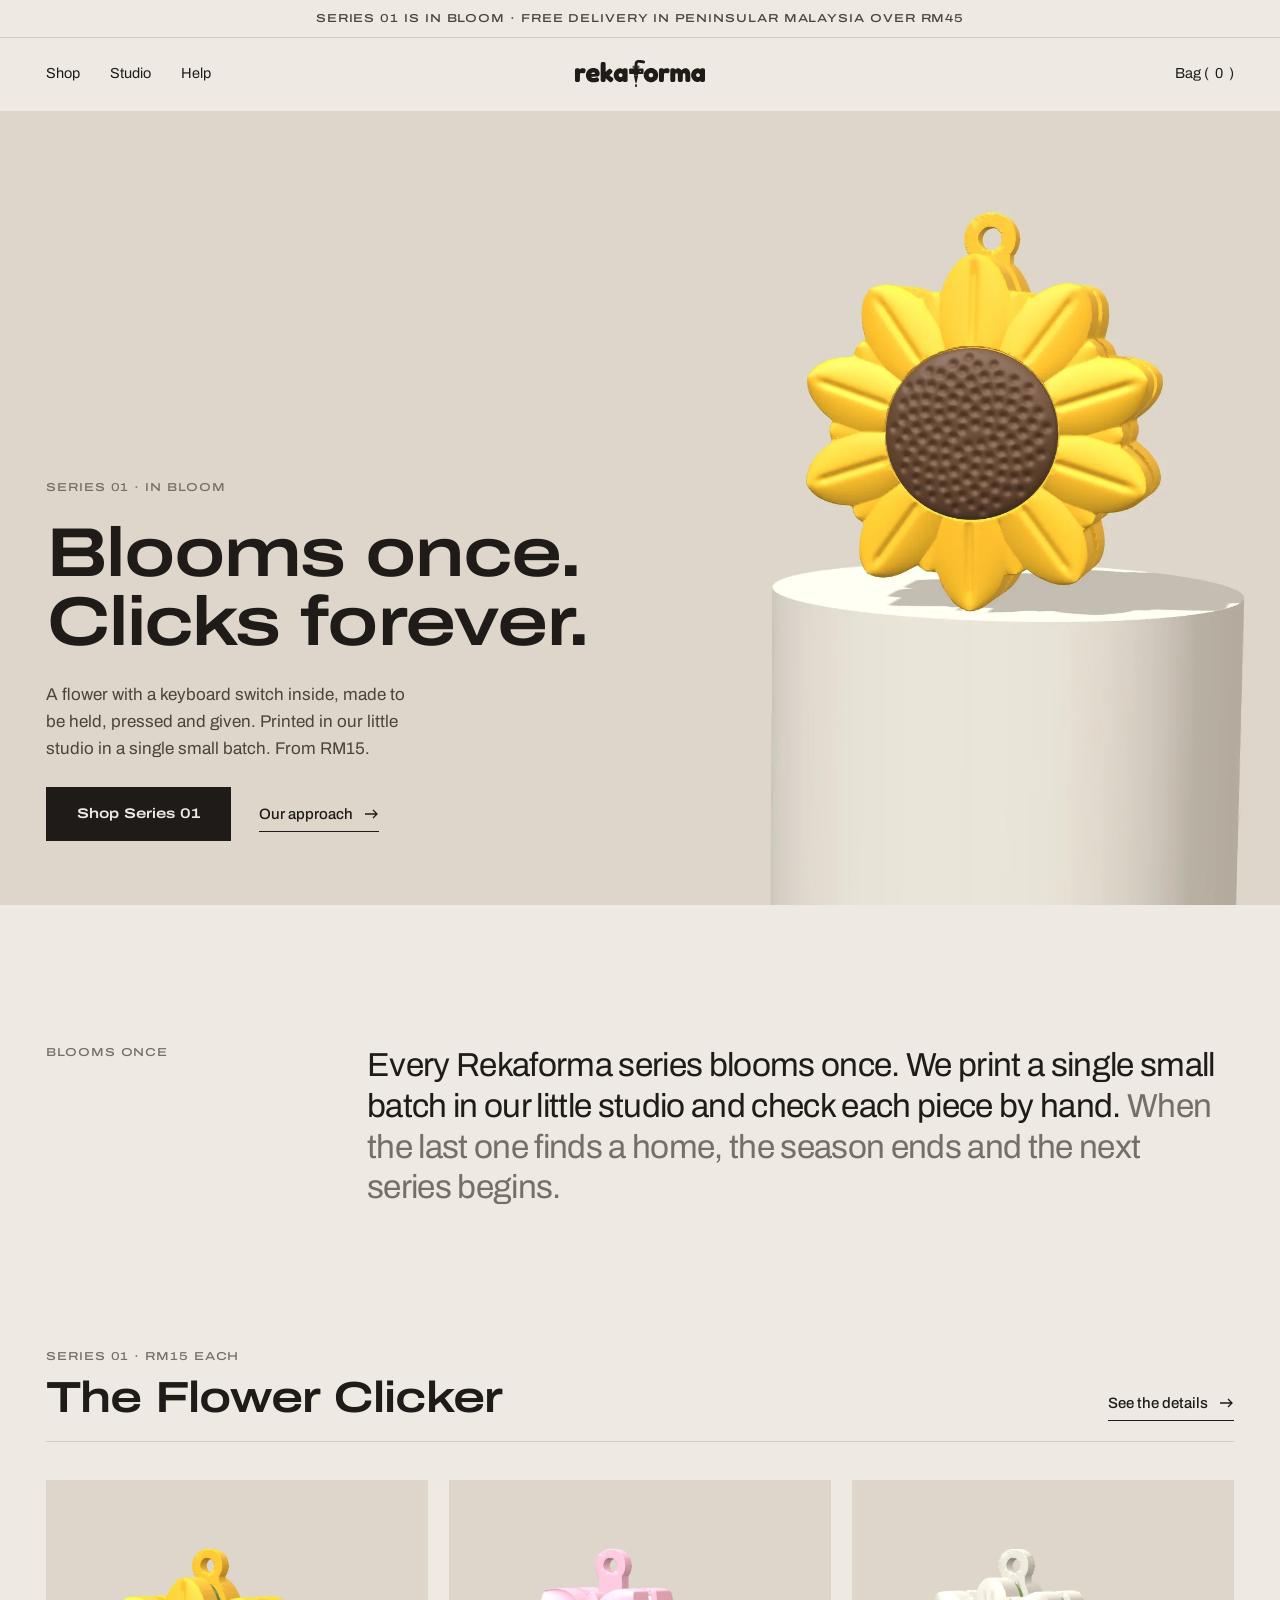
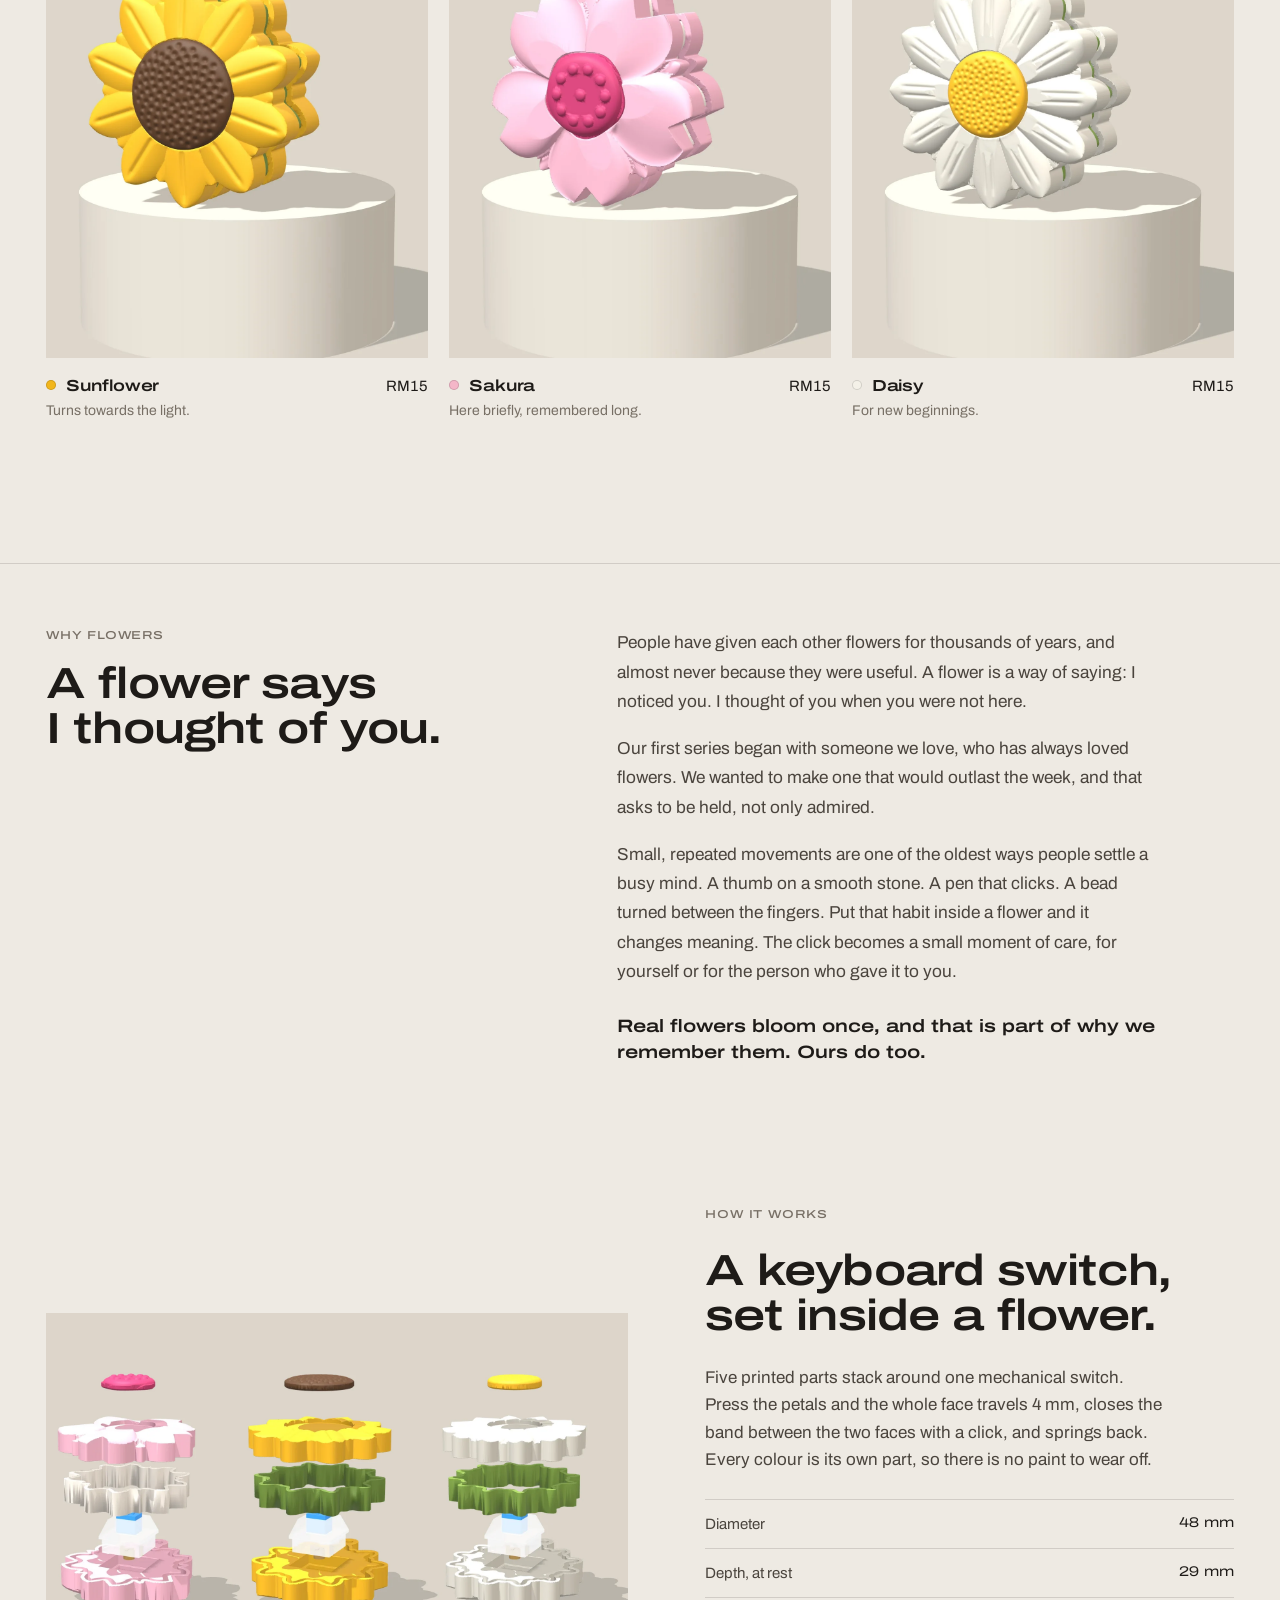
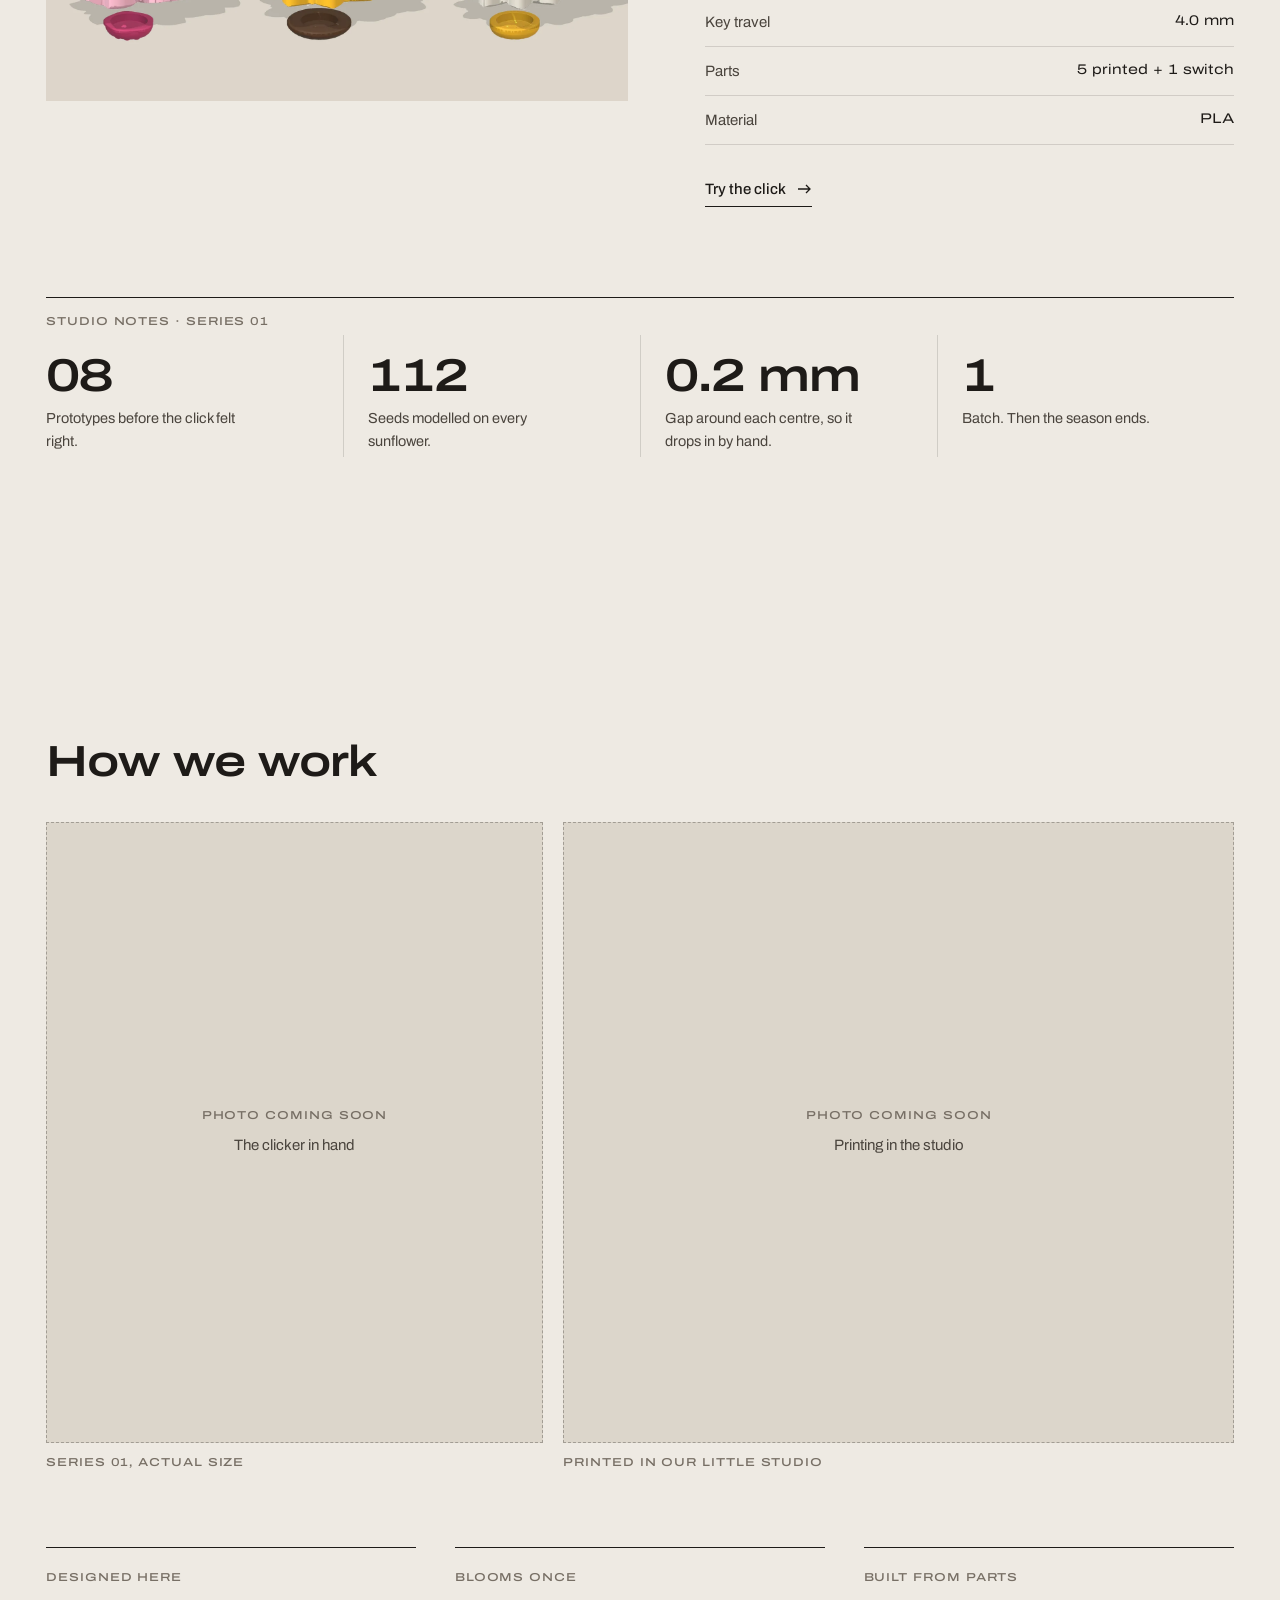
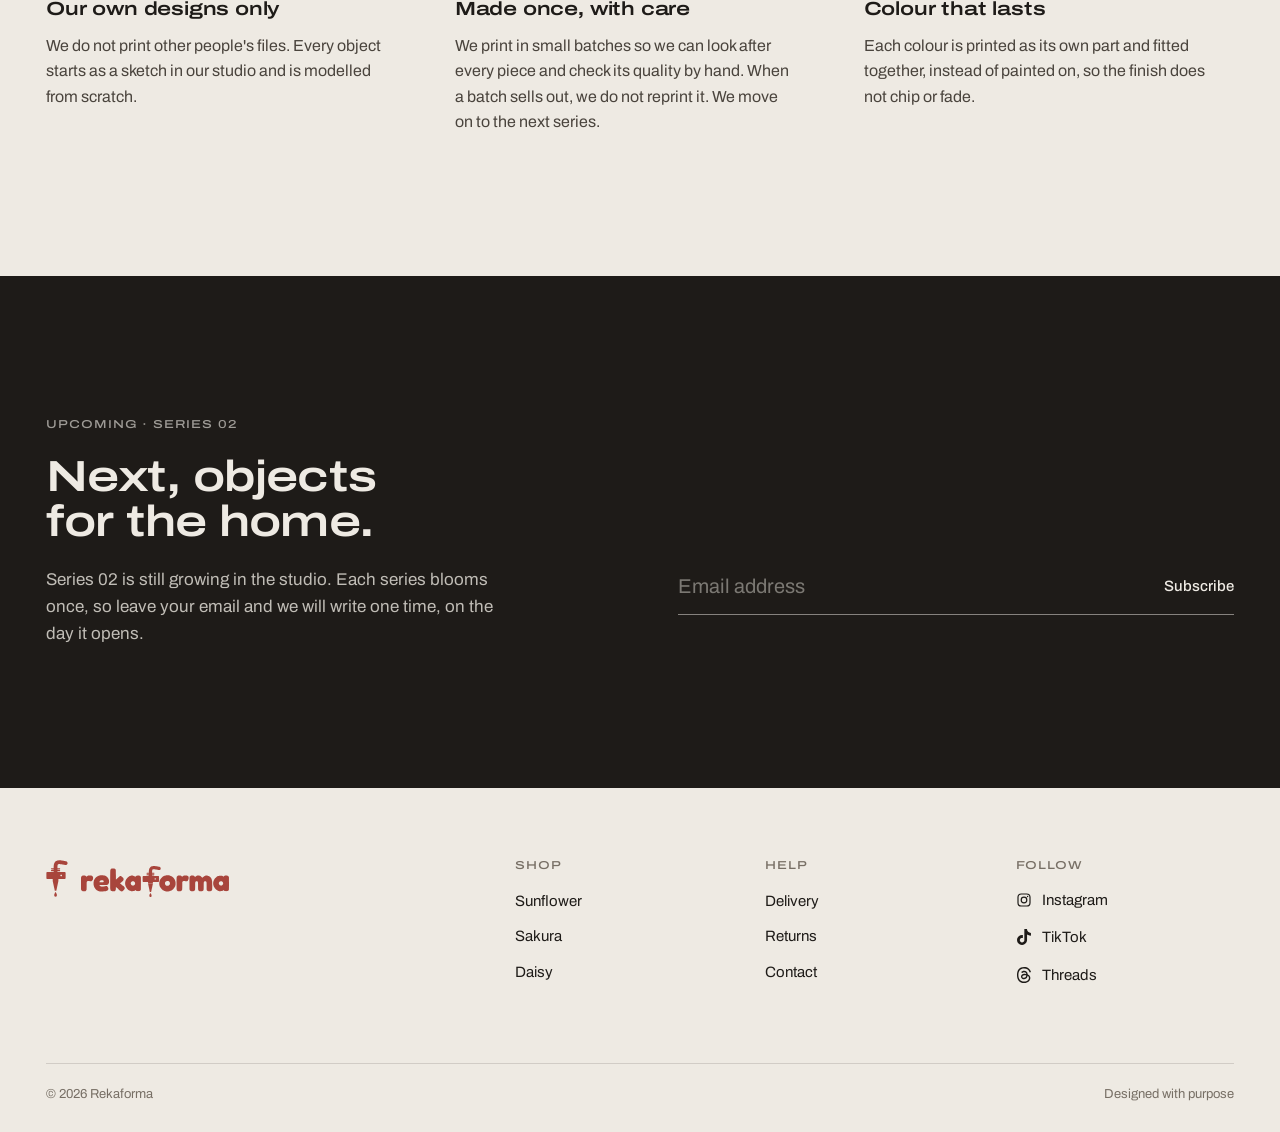
<file: index.html>
<!doctype html>
<html lang="en">
<head>
<meta charset="utf-8">
<meta name="viewport" content="width=device-width, initial-scale=1, viewport-fit=cover">
<title>Rekaforma · Blooms once, clicks forever</title>
<meta name="description" content="Rekaforma designs useful objects for the home and desk, and prints each series once, in a small batch, in our little studio. Series 01: the Flower Clicker.">
<meta name="theme-color" content="#eeeae3">
<link rel="preconnect" href="https://fonts.googleapis.com">
<link rel="preconnect" href="https://fonts.gstatic.com" crossorigin>
<link href="https://fonts.googleapis.com/css2?family=Archivo:wdth,wght@62..125,300..700&display=swap" rel="stylesheet">
<link rel="stylesheet" href="assets/css/site.css">
<link rel="icon" href="assets/img/favicon.svg" type="image/svg+xml">
</head>
<body>

<div class="announce">Series 01 is in bloom · Free delivery in Peninsular Malaysia over RM45</div>

<header class="header">
  <div class="wrap">
    <button class="text-btn menu-btn" type="button" aria-expanded="false">Menu</button>
    <nav class="nav" aria-label="Main">
      <a href="product.html">Shop</a>
      <a href="index.html#approach">Studio</a>
      <a href="help.html">Help</a>
    </nav>
    <a class="brand" href="index.html" aria-label="Rekaforma home"><span class="logo" aria-hidden="true"></span></a>
    <div class="tools">
      <button class="text-btn" type="button" data-open-bag>Bag (<span class="bag-count">0</span>)</button>
    </div>
  </div>
</header>

<main>
  <section class="hero">
    <picture>
      <source media="(max-width: 760px)" srcset="assets/img/studio/hero_portrait.webp">
      <img src="assets/img/studio/hero.webp" alt="The Sunflower Clicker standing on a stone plinth" width="2400" height="1400">
    </picture>
    <div class="copy wrap">
      <span class="label">Series 01 · In bloom</span>
      <h1 class="display">Blooms once.<br>Clicks forever.</h1>
      <p class="body">A flower with a keyboard switch inside, made to be held, pressed and given. Printed in our little studio in a single small batch. From RM15.</p>
      <div class="actions">
        <a class="btn" href="product.html">Shop Series 01</a>
        <a class="link" href="#approach">Our approach
          <svg viewBox="0 0 16 16" fill="none" stroke="currentColor" stroke-width="1.3" aria-hidden="true"><path d="M2 8h12M10 4l4 4-4 4"/></svg></a>
      </div>
    </div>
  </section>

  <section class="section">
    <div class="wrap intro">
      <span class="label">Blooms once</span>
      <p class="statement">Every Rekaforma series blooms once. We print a single small batch in our little studio and check each piece by hand. <em>When the last one finds a home, the season ends and the next series begins.</em></p>
    </div>
  </section>

  <section id="series-01" style="padding-bottom:clamp(80px,11vw,160px)">
    <div class="wrap">
      <div class="rule-head">
        <div style="display:grid;gap:12px"><span class="label">Series 01 · RM15 each</span><h2 class="h2">The Flower Clicker</h2></div>
        <a class="link" href="product.html">See the details
          <svg viewBox="0 0 16 16" fill="none" stroke="currentColor" stroke-width="1.3" aria-hidden="true"><path d="M2 8h12M10 4l4 4-4 4"/></svg></a>
      </div>
      <div class="grid-3">
        <article class="card">
          <a class="media" href="product.html#sun" tabindex="-1" aria-hidden="true">
            <img class="main" src="assets/img/studio/card_sun.webp" alt="" loading="lazy" width="1200" height="1500">
            <img class="alt" src="assets/img/flower/sun_top.webp" alt="" loading="lazy" width="1200" height="1200">
          </a>
          <div>
            <div class="row"><h3><span class="dot" style="background:#f2b61c" aria-hidden="true"></span><a href="product.html#sun">Sunflower</a></h3><span class="price">RM15</span></div>
            <p>Turns towards the light.</p>
          </div>
        </article>
        <article class="card">
          <a class="media" href="product.html#sak" tabindex="-1" aria-hidden="true">
            <img class="main" src="assets/img/studio/card_sak.webp" alt="" loading="lazy" width="1200" height="1500">
            <img class="alt" src="assets/img/flower/sak_top.webp" alt="" loading="lazy" width="1200" height="1200">
          </a>
          <div>
            <div class="row"><h3><span class="dot" style="background:#f4b6c8" aria-hidden="true"></span><a href="product.html#sak">Sakura</a></h3><span class="price">RM15</span></div>
            <p>Here briefly, remembered long.</p>
          </div>
        </article>
        <article class="card">
          <a class="media" href="product.html#dai" tabindex="-1" aria-hidden="true">
            <img class="main" src="assets/img/studio/card_dai.webp" alt="" loading="lazy" width="1200" height="1500">
            <img class="alt" src="assets/img/flower/dai_top.webp" alt="" loading="lazy" width="1200" height="1200">
          </a>
          <div>
            <div class="row"><h3><span class="dot" style="background:#f4f1e8" aria-hidden="true"></span><a href="product.html#dai">Daisy</a></h3><span class="price">RM15</span></div>
            <p>For new beginnings.</p>
          </div>
        </article>
      </div>
    </div>
  </section>

  <section class="essay-wrap" id="why-flowers">
    <div class="wrap essay">
      <div class="essay-head">
        <span class="label">Why flowers</span>
        <h2 class="h2">A flower says<br>I thought of you.</h2>
      </div>
      <div class="essay-body">
        <p>People have given each other flowers for thousands of years, and almost never because they were useful. A flower is a way of saying: I noticed you. I thought of you when you were not here.</p>
        <p>Our first series began with someone we love, who has always loved flowers. We wanted to make one that would outlast the week, and that asks to be held, not only admired.</p>
        <p>Small, repeated movements are one of the oldest ways people settle a busy mind. A thumb on a smooth stone. A pen that clicks. A bead turned between the fingers. Put that habit inside a flower and it changes meaning. The click becomes a small moment of care, for yourself or for the person who gave it to you.</p>
        <p class="essay-end">Real flowers bloom once, and that is part of why we remember them. Ours do too.</p>
      </div>
    </div>
  </section>

  <section style="padding-bottom:clamp(80px,11vw,160px)">
    <div class="wrap split">
      <figure id="detailFig" class="wide-fig">
        <img src="assets/img/studio/exploded_trio.webp" alt="Sakura, Sunflower and Daisy Clickers, each taken apart into centre, front petals, band, keyboard switch, back petals and back centre" loading="lazy" width="1800" height="1200">
      </figure>
      <div class="copy">
        <span class="label">How it works</span>
        <h2 class="h2">A keyboard switch, set inside a flower.</h2>
        <p class="body">Five printed parts stack around one mechanical switch. Press the petals and the whole face travels 4 mm, closes the band between the two faces with a click, and springs back. Every colour is its own part, so there is no paint to wear off.</p>
        <dl class="spec">
          <dt>Diameter</dt><dd>48 mm</dd>
          <dt>Depth, at rest</dt><dd>29 mm</dd>
          <dt>Key travel</dt><dd>4.0 mm</dd>
          <dt>Parts</dt><dd>5 printed + 1 switch</dd>
          <dt>Material</dt><dd>PLA</dd>
        </dl>
        <a class="link" href="product.html" style="justify-self:start">Try the click
          <svg viewBox="0 0 16 16" fill="none" stroke="currentColor" stroke-width="1.3" aria-hidden="true"><path d="M2 8h12M10 4l4 4-4 4"/></svg></a>
      </div>
    </div>
    <div class="wrap">
      <div class="notes">
        <span class="label notes-title">Studio notes · Series 01</span>
        <div><b>08</b><p>Prototypes before the click felt right.</p></div>
        <div><b>112</b><p>Seeds modelled on every sunflower.</p></div>
        <div><b>0.2 mm</b><p>Gap around each centre, so it drops in by hand.</p></div>
        <div><b>1</b><p>Batch. Then the season ends.</p></div>
      </div>
    </div>
  </section>

  <section class="section" id="approach">
    <div class="wrap">
      <div class="rule-head" style="border:0;padding:0"><h2 class="h2">How we work</h2></div>
      <div class="photos">
        <!-- Replace each placeholder div with <img src="assets/img/photos/hand.jpg" alt="..."> once the photos are ready -->
        <figure>
          <div class="photo-slot" role="img" aria-label="Photo coming soon: the Flower Clicker held in a hand"><span class="label">Photo coming soon</span><span>The clicker in hand</span></div>
          <figcaption class="label">Series 01, actual size</figcaption>
        </figure>
        <figure>
          <div class="photo-slot" role="img" aria-label="Photo coming soon: a printer making a Flower Clicker"><span class="label">Photo coming soon</span><span>Printing in the studio</span></div>
          <figcaption class="label">Printed in our little studio</figcaption>
        </figure>
      </div>
      <div class="cols">
        <div>
          <span class="label">Designed here</span>
          <h3>Our own designs only</h3>
          <p>We do not print other people's files. Every object starts as a sketch in our studio and is modelled from scratch.</p>
        </div>
        <div>
          <span class="label">Blooms once</span>
          <h3>Made once, with care</h3>
          <p>We print in small batches so we can look after every piece and check its quality by hand. When a batch sells out, we do not reprint it. We move on to the next series.</p>
        </div>
        <div>
          <span class="label">Built from parts</span>
          <h3>Colour that lasts</h3>
          <p>Each colour is printed as its own part and fitted together, instead of painted on, so the finish does not chip or fade.</p>
        </div>
      </div>
    </div>
  </section>

  <section class="dark section" id="next">
    <div class="wrap news">
      <div style="display:grid;gap:22px">
        <span class="label">Upcoming · Series 02</span>
        <h2 class="h2">Next, objects for the home.</h2>
        <p class="body">Series 02 is still growing in the studio. Each series blooms once, so leave your email and we will write one time, on the day it opens.</p>
      </div>
      <div>
        <form class="form" data-waitlist novalidate>
          <label class="sr" for="wl">Email address</label>
          <input id="wl" type="email" placeholder="Email address" autocomplete="email" required>
          <button type="submit">Subscribe</button>
        </form>
        <p class="form-note" aria-live="polite"></p>
      </div>
    </div>
  </section>
</main>

<footer class="footer">
  <div class="wrap">
    <div class="top">
      <div class="sig" aria-label="Rekaforma"><span class="logo-mark" aria-hidden="true"></span><span class="logo" aria-hidden="true"></span></div>
      <div><h4>Shop</h4><ul><li><a href="product.html#sun">Sunflower</a></li><li><a href="product.html#sak">Sakura</a></li><li><a href="product.html#dai">Daisy</a></li></ul></div>
      <div><h4>Help</h4><ul><li><a href="help.html#delivery">Delivery</a></li><li><a href="help.html#returns">Returns</a></li><li><a href="help.html#contact">Contact</a></li></ul></div>
      <div><h4>Follow</h4><ul><li><a class="social" href="https://www.instagram.com/rekaforma.ofc/" rel="noopener"><svg class="si" viewBox="0 0 24 24" fill="none" stroke="currentColor" stroke-width="1.8" aria-hidden="true"><rect x="3" y="3" width="18" height="18" rx="5"/><circle cx="12" cy="12" r="4.2"/><circle cx="17.4" cy="6.6" r="1.1" fill="currentColor" stroke="none"/></svg><span>Instagram</span></a></li><li><a class="social" href="https://www.tiktok.com/@rekaforma_ofc" rel="noopener"><svg class="si" viewBox="0 0 24 24" fill="currentColor" aria-hidden="true"><path d="M12.525.02c1.31-.02 2.61-.01 3.91-.02.08 1.53.63 3.09 1.75 4.17 1.12 1.11 2.7 1.62 4.24 1.79v4.03c-1.44-.05-2.89-.35-4.2-.97-.57-.26-1.1-.59-1.62-.93-.01 2.92.01 5.84-.02 8.75-.08 1.4-.54 2.79-1.35 3.94-1.31 1.92-3.58 3.17-5.91 3.21-1.43.08-2.86-.31-4.08-1.03-2.02-1.19-3.44-3.37-3.65-5.71-.02-.5-.03-1-.01-1.49.18-1.9 1.12-3.72 2.58-4.96 1.66-1.44 3.98-2.13 6.15-1.72.02 1.48-.04 2.96-.04 4.44-.99-.32-2.15-.23-3.02.37-.63.41-1.11 1.04-1.36 1.75-.21.51-.15 1.07-.14 1.61.24 1.64 1.82 3.02 3.5 2.87 1.12-.01 2.19-.66 2.77-1.61.19-.33.4-.67.41-1.06.1-1.79.06-3.57.07-5.36.01-4.03-.01-8.05.02-12.07z"/></svg><span>TikTok</span></a></li><li><a class="social" href="https://www.threads.com/@rekaforma.ofc" rel="noopener"><svg class="si" viewBox="0 0 24 24" fill="currentColor" aria-hidden="true"><path d="M12.186 24h-.007c-3.581-.024-6.334-1.205-8.184-3.509C2.35 18.44 1.5 15.586 1.472 12.01v-.017c.03-3.579.879-6.43 2.525-8.482C5.845 1.205 8.6.024 12.18 0h.014c2.746.02 5.043.725 6.826 2.098 1.677 1.29 2.858 3.13 3.509 5.467l-2.04.569c-1.104-3.96-3.898-5.984-8.304-6.015-2.91.022-5.11.936-6.54 2.717C4.307 6.504 3.616 8.914 3.589 12c.027 3.086.718 5.496 2.057 7.164 1.43 1.783 3.631 2.698 6.54 2.717 2.623-.02 4.358-.631 5.8-2.045 1.647-1.613 1.618-3.593 1.09-4.798-.31-.71-.873-1.3-1.634-1.75-.192 1.352-.622 2.446-1.284 3.272-.886 1.102-2.14 1.704-3.73 1.79-1.202.065-2.361-.218-3.259-.801-1.063-.689-1.685-1.74-1.752-2.964-.065-1.19.408-2.285 1.33-3.082.88-.76 2.119-1.207 3.583-1.291a13.853 13.853 0 0 1 3.02.142c-.126-.742-.375-1.332-.75-1.757-.513-.586-1.308-.883-2.359-.89h-.029c-.844 0-1.992.232-2.721 1.32L7.734 7.847c.98-1.454 2.568-2.256 4.478-2.256h.044c3.194.02 5.097 1.975 5.287 5.388.108.046.216.094.321.142 1.49.7 2.58 1.761 3.154 3.07.797 1.82.871 4.79-1.548 7.158-1.85 1.81-4.094 2.628-7.277 2.65Zm1.003-11.69c-.242 0-.487.007-.739.021-1.836.103-2.98.946-2.916 2.143.067 1.256 1.452 1.839 2.784 1.767 1.224-.065 2.818-.543 3.086-3.71a10.5 10.5 0 0 0-2.215-.221z"/></svg><span>Threads</span></a></li></ul></div>
    </div>
    <div class="bottom"><span>© <span data-year>2026</span> Rekaforma</span><span>Designed with purpose</span></div>
  </div>
</footer>

<script src="assets/js/site.js"></script>
</body>
</html>
</file>
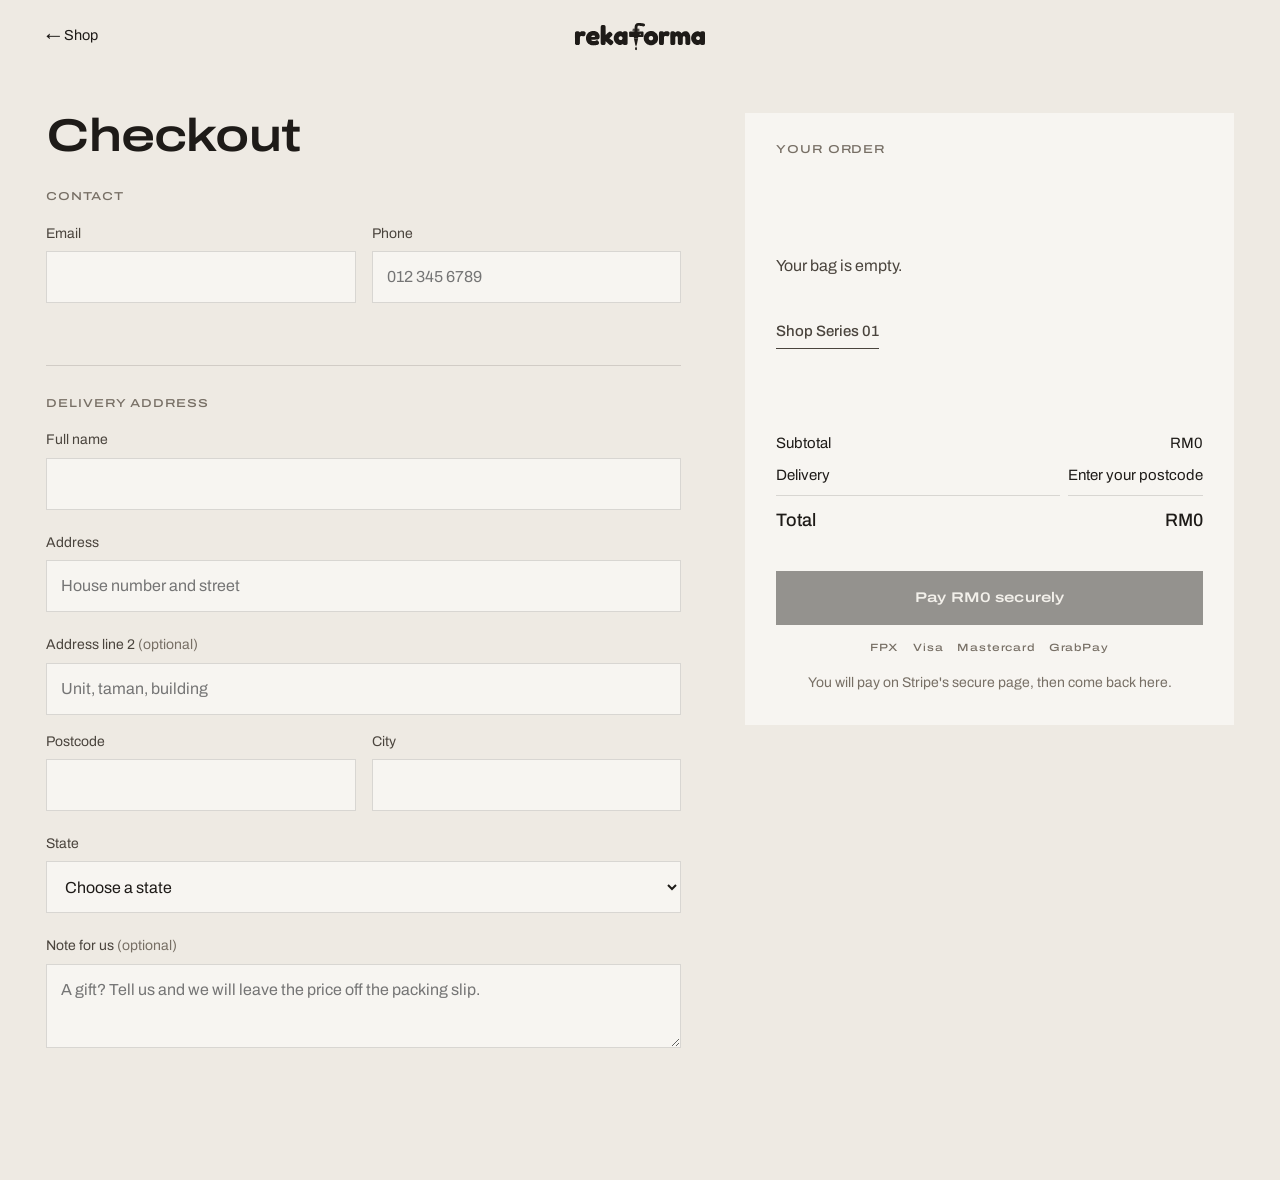
<file: checkout.html>
<!doctype html>
<html lang="en">
<head>
<meta charset="utf-8">
<meta name="viewport" content="width=device-width, initial-scale=1, viewport-fit=cover">
<title>Checkout · Rekaforma</title>
<meta name="robots" content="noindex">
<meta name="theme-color" content="#eeeae3">
<link rel="preconnect" href="https://fonts.googleapis.com">
<link rel="preconnect" href="https://fonts.gstatic.com" crossorigin>
<link href="https://fonts.googleapis.com/css2?family=Archivo:wdth,wght@62..125,300..700&display=swap" rel="stylesheet">
<link rel="stylesheet" href="assets/css/site.css">
<link rel="icon" href="assets/img/favicon.svg" type="image/svg+xml">
</head>
<body>

<header class="header">
  <div class="wrap">
    <a class="text-btn" href="product.html" style="justify-self:start;grid-column:1;grid-row:1">← Shop</a>
    <a class="brand" href="index.html" aria-label="Rekaforma home"><span class="logo" aria-hidden="true"></span></a>
    <span style="grid-column:3"></span>
  </div>
</header>

<main class="wrap">
  <div class="checkout">
    <form id="co" novalidate>
      <h1>Checkout</h1>
      <div style="display:grid;gap:20px">
        <section class="panel">
          <h2>Contact</h2>
          <div class="fields">
            <div class="f"><label for="email">Email</label><input id="email" name="email" type="email" autocomplete="email" required><span class="err"></span></div>
            <div class="f"><label for="phone">Phone</label><input id="phone" name="phone" type="tel" autocomplete="tel" placeholder="012 345 6789" required><span class="err"></span></div>
          </div>
        </section>
        <section class="panel">
          <h2>Delivery address</h2>
          <div class="fields">
            <div class="f full"><label for="name">Full name</label><input id="name" name="name" autocomplete="name" required><span class="err"></span></div>
            <div class="f full"><label for="line1">Address</label><input id="line1" name="line1" autocomplete="address-line1" placeholder="House number and street" required><span class="err"></span></div>
            <div class="f full"><label for="line2">Address line 2 <span class="small">(optional)</span></label><input id="line2" name="line2" autocomplete="address-line2" placeholder="Unit, taman, building"></div>
            <div class="f"><label for="postcode">Postcode</label><input id="postcode" name="postcode" inputmode="numeric" autocomplete="postal-code" maxlength="5" pattern="[0-9]{5}" required><span class="err"></span></div>
            <div class="f"><label for="city">City</label><input id="city" name="city" autocomplete="address-level2" required><span class="err"></span></div>
            <div class="f full"><label for="state">State</label>
              <select id="state" name="state" autocomplete="address-level1" required>
                <option value="">Choose a state</option>
                <option>Johor</option><option>Kedah</option><option>Kelantan</option><option>Kuala Lumpur</option><option>Labuan</option>
                <option>Melaka</option><option>Negeri Sembilan</option><option>Pahang</option><option>Perak</option><option>Perlis</option>
                <option>Pulau Pinang</option><option>Putrajaya</option><option>Sabah</option><option>Sarawak</option><option>Selangor</option><option>Terengganu</option>
              </select><span class="err"></span></div>
            <div class="f full"><label for="note">Note for us <span class="small">(optional)</span></label><textarea id="note" name="note" maxlength="300" placeholder="A gift? Tell us and we will leave the price off the packing slip."></textarea></div>
          </div>
        </section>
      </div>
    </form>

    <aside class="summary">
        <h2>Your order</h2>
        <div id="lines"></div>
        <dl class="totals">
          <dt>Subtotal</dt><dd id="tSub">RM0</dd>
          <dt>Delivery <span class="small" id="tZone"></span></dt><dd id="tShip">Enter your postcode</dd>
          <dt class="grand">Total</dt><dd class="grand" id="tTotal">RM0</dd>
        </dl>
        <p class="small" id="freeNote" style="margin:0" aria-live="polite"></p>
        <button class="btn block" type="submit" form="co" id="payBtn">Pay securely</button>
        <div class="pays" aria-label="Payment methods"><span>FPX</span><span>Visa</span><span>Mastercard</span><span>GrabPay</span></div>
        <p class="small" style="margin:0;text-align:center">You will pay on Stripe's secure page, then come back here.</p>
        <div class="notice" id="notice" hidden></div>
    </aside>
  </div>
</main>

<script src="assets/js/site.js"></script>
<script>
(function () {
  'use strict';
  var form = document.getElementById('co'), payBtn = document.getElementById('payBtn'), notice = document.getElementById('notice');
  var cfg = null;
  fetch('shop-config.json').then(function (r) { return r.json(); }).then(function (c) { cfg = c; render(); }).catch(function () {});

  function zone() {
    var st = form.state.value; if (!st || !cfg) return null;
    return cfg.eastStates.indexOf(st) >= 0 ? 'east' : 'west';
  }
  function render() {
    var items = RF.cart.items();
    document.getElementById('lines').innerHTML = items.length
      ? items.map(function (l) { return RF.lineHTML(l, true); }).join('')
      : '<div class="empty"><p>Your bag is empty.</p><a class="link" href="product.html">Shop Series 01</a></div>';
    var sub = RF.cart.subtotal(), z = zone(), over = cfg && cfg.freeOver != null && sub >= cfg.freeOver;
    var ship = z ? (over && cfg.shipping[z].priceOver != null ? cfg.shipping[z].priceOver : cfg.shipping[z].price) : null;
    document.getElementById('tSub').textContent = RF.rm(sub);
    document.getElementById('tZone').textContent = z ? '· ' + cfg.shipping[z].label : '';
    document.getElementById('tShip').textContent = !z ? 'Enter your postcode' : ship === 0 ? 'Free' : RF.rm(ship);
    document.getElementById('tTotal').textContent = RF.rm(sub + (ship || 0));
    var left = cfg && cfg.freeOver != null ? cfg.freeOver - sub : 0;
    document.getElementById('freeNote').textContent = items.length && left > 0 ? 'Add ' + RF.rm(left) + ' more for free delivery in Peninsular Malaysia' + (z === 'east' ? ' (RM8 to Sabah, Sarawak and Labuan)' : '') + '.' : '';
    payBtn.disabled = !items.length;
    payBtn.textContent = 'Pay ' + RF.rm(sub + (ship || 0)) + ' securely';
  }
  RF.cart.on(render);
  form.state.addEventListener('change', function () { autoState = false; render(); });

  /* fill the state from the postcode's first two digits; the customer can still change it */
  var autoState = true;
  function stateFor(pc) {
    var n = parseInt(pc.slice(0, 2), 10);
    if (n <= 2) return 'Perlis';
    if (n <= 9) return 'Kedah';
    if (n <= 14) return 'Pulau Pinang';
    if (n <= 18) return 'Kelantan';
    if (n <= 24) return 'Terengganu';
    if (n <= 28 || n === 39 || n === 49 || n === 69) return 'Pahang';
    if (n <= 36) return 'Perak';
    if (n <= 48) return 'Selangor';
    if (n <= 60) return 'Kuala Lumpur';
    if (n === 62) return 'Putrajaya';
    if (n <= 68) return 'Selangor';
    if (n <= 73) return 'Negeri Sembilan';
    if (n <= 78) return 'Melaka';
    if (n <= 86) return 'Johor';
    if (n === 87) return 'Labuan';
    if (n <= 91) return 'Sabah';
    if (n <= 98) return 'Sarawak';
    return '';
  }
  form.postcode.addEventListener('input', function () {
    var v = form.postcode.value.replace(/\D/g, '').slice(0, 5);
    if (v !== form.postcode.value) form.postcode.value = v;
    if (v.length === 5 && (autoState || !form.state.value)) {
      var st = stateFor(v);
      if (st) { form.state.value = st; autoState = true; check(form.state); render(); }
    }
  });
  render();

  var rules = {
    email: function (v, el) { return el.validity.valid ? '' : 'Enter an email like name@example.com.'; },
    phone: function (v) { return /^(\+?6?0)[0-9]{8,10}$/.test(v.replace(/[\s-]/g, '')) ? '' : 'Enter a Malaysian number, for example 012 345 6789.'; },
    name: function (v) { return v.trim() ? '' : 'Enter the name on the parcel.'; },
    line1: function (v) { return v.trim() ? '' : 'Enter the street address.'; },
    postcode: function (v) { return /^[0-9]{5}$/.test(v) ? '' : 'Postcodes are 5 digits.'; },
    city: function (v) { return v.trim() ? '' : 'Enter the city or town.'; },
    state: function (v) { return v ? '' : 'Choose a state so we can work out shipping.'; }
  };
  function check(el) {
    var msg = rules[el.name] ? rules[el.name](el.value, el) : '';
    el.setAttribute('aria-invalid', msg ? 'true' : 'false');
    var err = el.parentNode.querySelector('.err'); if (err) err.textContent = msg;
    return !msg;
  }
  Object.keys(rules).forEach(function (n) { form[n].addEventListener('blur', function () { check(form[n]); }); });

  form.addEventListener('submit', function (e) {
    e.preventDefault(); notice.hidden = true;
    var bad = Object.keys(rules).map(function (n) { return check(form[n]) ? null : form[n]; }).filter(Boolean);
    if (bad.length) { bad[0].focus(); return; }
    payBtn.disabled = true; payBtn.textContent = 'Opening secure payment…';
    var body = {
      items: RF.cart.items(),
      customer: ['email', 'phone', 'name', 'line1', 'line2', 'postcode', 'city', 'state', 'note'].reduce(function (o, k) { o[k] = form[k].value.trim(); return o; }, {})
    };
    fetch('/api/checkout', { method: 'POST', headers: { 'Content-Type': 'application/json' }, body: JSON.stringify(body) })
      .then(function (r) { return r.json().catch(function () { return {}; }).then(function (j) { return { ok: r.ok, status: r.status, j: j }; }); })
      .then(function (res) {
        if (res.ok && res.j.url) { location.href = res.j.url; return; }
        throw new Error(res.status === 404 || res.status === 405
          ? 'Payments are not switched on for this copy of the site yet. Your bag is saved.'
          : (res.j.error || 'Payment could not start. Nothing was charged. Try again in a moment.'));
      })
      .catch(function (err) {
        notice.textContent = err.message && err.message !== 'Failed to fetch' ? err.message : 'Could not reach the payment server. Check your connection and try again. Nothing was charged.';
        notice.hidden = false; render();
      });
  });
})();
</script>
</body>
</html>
</file>
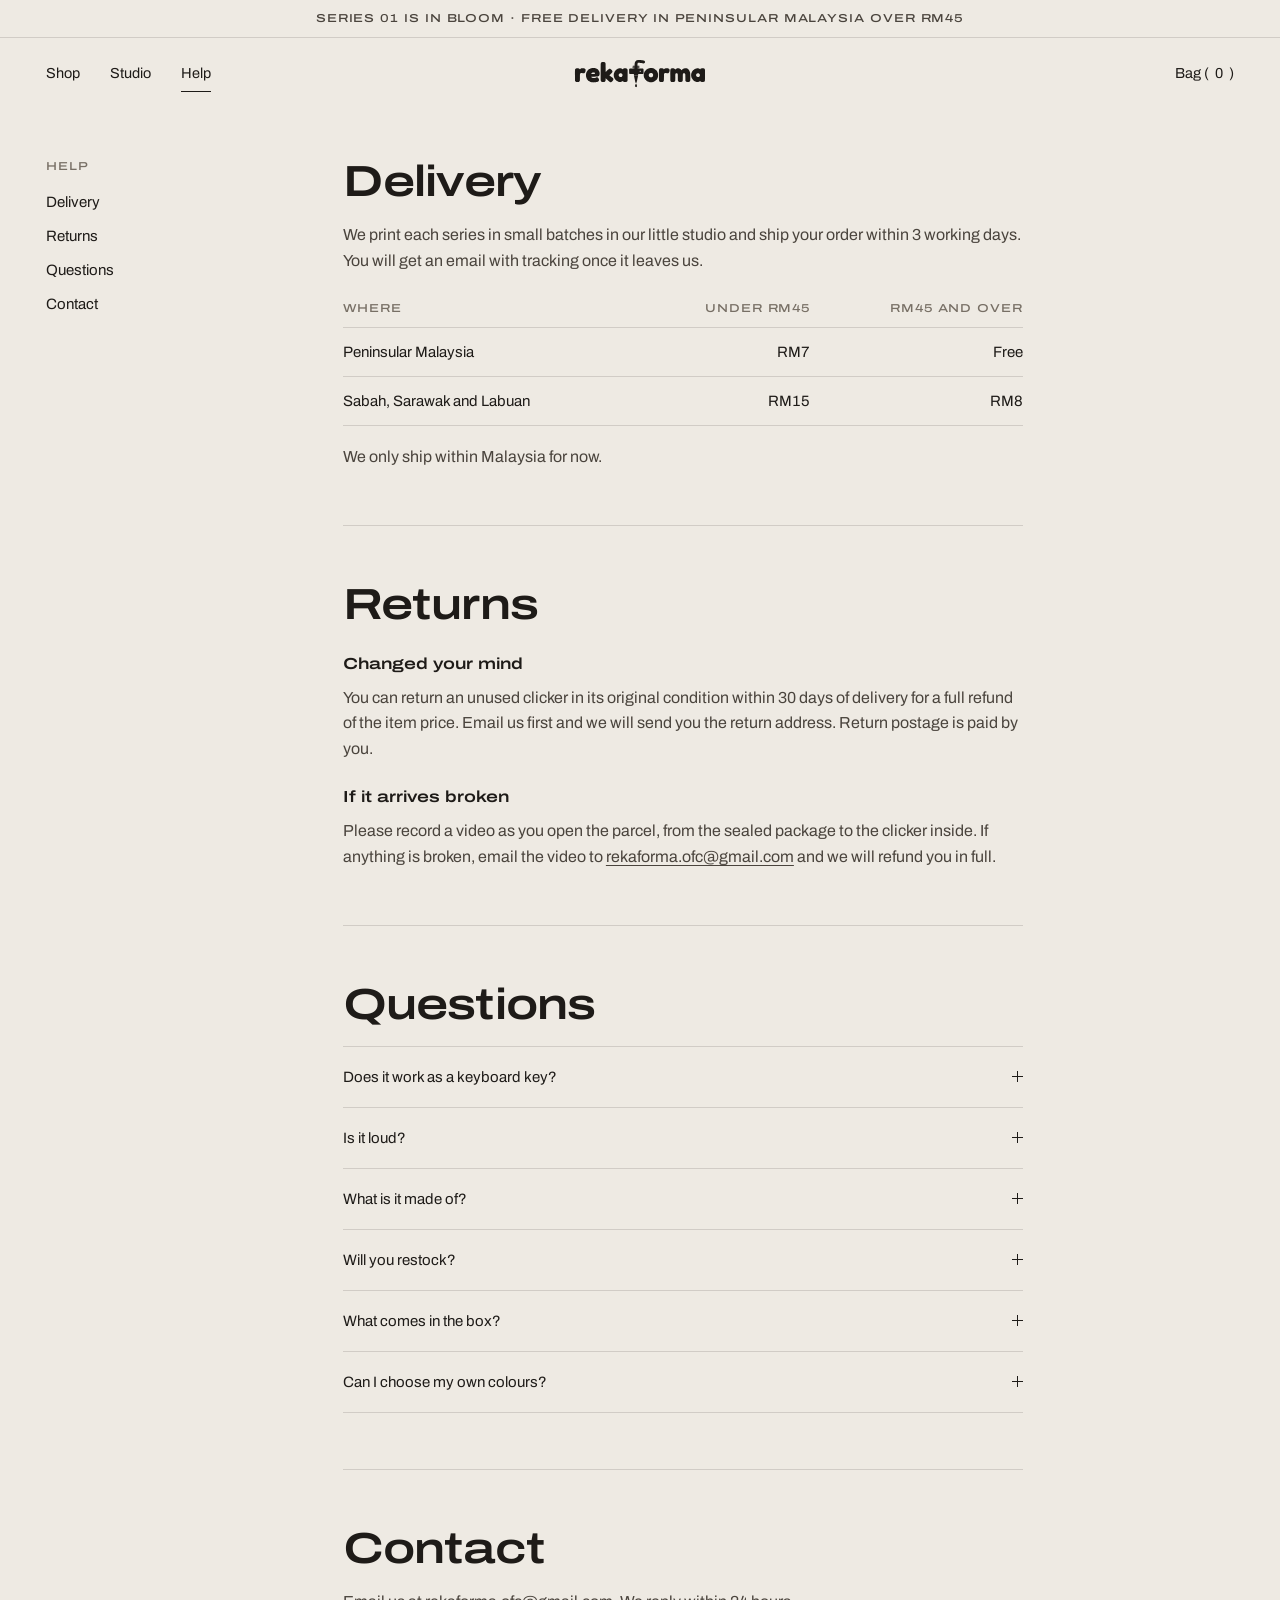
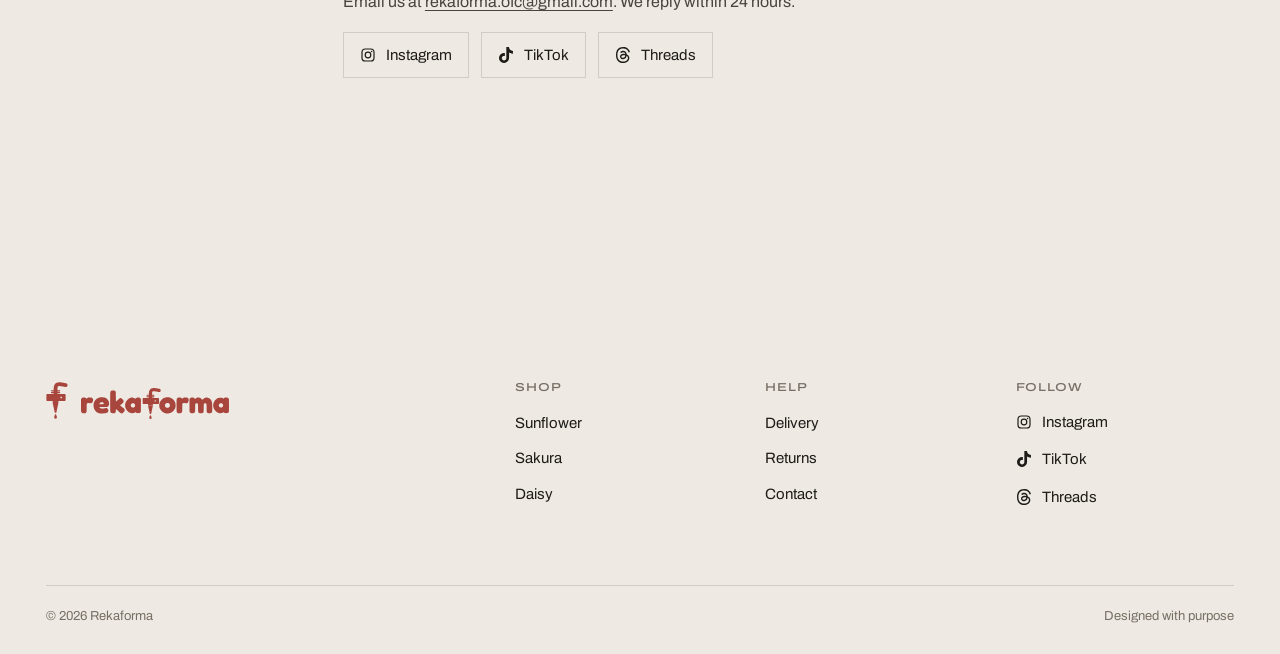
<file: help.html>
<!doctype html>
<html lang="en">
<head>
<meta charset="utf-8">
<meta name="viewport" content="width=device-width, initial-scale=1, viewport-fit=cover">
<title>Help · Rekaforma</title>
<meta name="description" content="Delivery rates, returns and how to reach Rekaforma.">
<meta name="theme-color" content="#eeeae3">
<link rel="preconnect" href="https://fonts.googleapis.com">
<link rel="preconnect" href="https://fonts.gstatic.com" crossorigin>
<link href="https://fonts.googleapis.com/css2?family=Archivo:wdth,wght@62..125,300..700&display=swap" rel="stylesheet">
<link rel="stylesheet" href="assets/css/site.css">
<link rel="icon" href="assets/img/favicon.svg" type="image/svg+xml">
</head>
<body>

<div class="announce">Series 01 is in bloom · Free delivery in Peninsular Malaysia over RM45</div>

<header class="header">
  <div class="wrap">
    <button class="text-btn menu-btn" type="button" aria-expanded="false">Menu</button>
    <nav class="nav" aria-label="Main">
      <a href="product.html">Shop</a>
      <a href="index.html#approach">Studio</a>
      <a href="help.html" aria-current="page">Help</a>
    </nav>
    <a class="brand" href="index.html" aria-label="Rekaforma home"><span class="logo" aria-hidden="true"></span></a>
    <div class="tools">
      <button class="text-btn" type="button" data-open-bag>Bag (<span class="bag-count">0</span>)</button>
    </div>
  </div>
</header>

<main class="wrap help">
  <nav aria-label="On this page">
    <span class="label" style="margin-bottom:6px">Help</span>
    <a href="#delivery">Delivery</a>
    <a href="#returns">Returns</a>
    <a href="#questions">Questions</a>
    <a href="#contact">Contact</a>
  </nav>

  <div>
    <section id="delivery">
      <h1 class="h2">Delivery</h1>
      <p>We print each series in small batches in our little studio and ship your order within 3 working days. You will get an email with tracking once it leaves us.</p>
      <table>
        <thead><tr><th>Where</th><th>Under RM45</th><th>RM45 and over</th></tr></thead>
        <tbody>
          <tr><td>Peninsular Malaysia</td><td>RM7</td><td>Free</td></tr>
          <tr><td>Sabah, Sarawak and Labuan</td><td>RM15</td><td>RM8</td></tr>
        </tbody>
      </table>
      <p>We only ship within Malaysia for now.</p>
    </section>

    <section id="returns">
      <h2 class="h2">Returns</h2>
      <h3 class="h3s">Changed your mind</h3>
      <p>You can return an unused clicker in its original condition within 30 days of delivery for a full refund of the item price. Email us first and we will send you the return address. Return postage is paid by you.</p>
      <h3 class="h3s">If it arrives broken</h3>
      <p>Please record a video as you open the parcel, from the sealed package to the clicker inside. If anything is broken, email the video to <a href="mailto:rekaforma.ofc@gmail.com">rekaforma.ofc@gmail.com</a> and we will refund you in full.</p>
    </section>

    <section id="questions">
      <h2 class="h2">Questions</h2>
      <div class="acc">
        <details>
          <summary>Does it work as a keyboard key?</summary>
          <div class="content"><p>No. It uses a real keyboard switch for the feel and the sound, but it is not wired to anything. It is a fidget object, not a gadget.</p></div>
        </details>
        <details>
          <summary>Is it loud?</summary>
          <div class="content"><p>Yes, it is meant to be. It uses a clicky blue switch, the loudest and most tactile kind of keyboard switch. You will hear a sharp click across a quiet room, so it is better at home or at your desk than in a library.</p></div>
        </details>
        <details>
          <summary>What is it made of?</summary>
          <div class="content"><p>PLA, a plant-based plastic, printed in five parts with one colour each. There is no paint, so the colours will not chip.</p></div>
        </details>
        <details>
          <summary>Will you restock?</summary>
          <div class="content"><p>No. Every series blooms once. We print a single small batch so we can take care over every piece, and when it sells out, the season ends and we move on to the next series. Join the newsletter on the homepage to hear the day the next one opens.</p></div>
        </details>
        <details>
          <summary>What comes in the box?</summary>
          <div class="content"><p>The Flower Clicker and a key ring.</p></div>
        </details>
        <details>
          <summary>Can I choose my own colours?</summary>
          <div class="content"><p>Not yet. Each flower comes in the colours shown in the shop.</p></div>
        </details>
      </div>
    </section>

    <section id="contact">
      <h2 class="h2">Contact</h2>
      <p>Email us at <a href="mailto:rekaforma.ofc@gmail.com">rekaforma.ofc@gmail.com</a>. We reply within 24 hours.</p>
      <div class="socials"><a class="social" href="https://www.instagram.com/rekaforma.ofc/" rel="noopener"><svg class="si" viewBox="0 0 24 24" fill="none" stroke="currentColor" stroke-width="1.8" aria-hidden="true"><rect x="3" y="3" width="18" height="18" rx="5"/><circle cx="12" cy="12" r="4.2"/><circle cx="17.4" cy="6.6" r="1.1" fill="currentColor" stroke="none"/></svg><span>Instagram</span></a><a class="social" href="https://www.tiktok.com/@rekaforma_ofc" rel="noopener"><svg class="si" viewBox="0 0 24 24" fill="currentColor" aria-hidden="true"><path d="M12.525.02c1.31-.02 2.61-.01 3.91-.02.08 1.53.63 3.09 1.75 4.17 1.12 1.11 2.7 1.62 4.24 1.79v4.03c-1.44-.05-2.89-.35-4.2-.97-.57-.26-1.1-.59-1.62-.93-.01 2.92.01 5.84-.02 8.75-.08 1.4-.54 2.79-1.35 3.94-1.31 1.92-3.58 3.17-5.91 3.21-1.43.08-2.86-.31-4.08-1.03-2.02-1.19-3.44-3.37-3.65-5.71-.02-.5-.03-1-.01-1.49.18-1.9 1.12-3.72 2.58-4.96 1.66-1.44 3.98-2.13 6.15-1.72.02 1.48-.04 2.96-.04 4.44-.99-.32-2.15-.23-3.02.37-.63.41-1.11 1.04-1.36 1.75-.21.51-.15 1.07-.14 1.61.24 1.64 1.82 3.02 3.5 2.87 1.12-.01 2.19-.66 2.77-1.61.19-.33.4-.67.41-1.06.1-1.79.06-3.57.07-5.36.01-4.03-.01-8.05.02-12.07z"/></svg><span>TikTok</span></a><a class="social" href="https://www.threads.com/@rekaforma.ofc" rel="noopener"><svg class="si" viewBox="0 0 24 24" fill="currentColor" aria-hidden="true"><path d="M12.186 24h-.007c-3.581-.024-6.334-1.205-8.184-3.509C2.35 18.44 1.5 15.586 1.472 12.01v-.017c.03-3.579.879-6.43 2.525-8.482C5.845 1.205 8.6.024 12.18 0h.014c2.746.02 5.043.725 6.826 2.098 1.677 1.29 2.858 3.13 3.509 5.467l-2.04.569c-1.104-3.96-3.898-5.984-8.304-6.015-2.91.022-5.11.936-6.54 2.717C4.307 6.504 3.616 8.914 3.589 12c.027 3.086.718 5.496 2.057 7.164 1.43 1.783 3.631 2.698 6.54 2.717 2.623-.02 4.358-.631 5.8-2.045 1.647-1.613 1.618-3.593 1.09-4.798-.31-.71-.873-1.3-1.634-1.75-.192 1.352-.622 2.446-1.284 3.272-.886 1.102-2.14 1.704-3.73 1.79-1.202.065-2.361-.218-3.259-.801-1.063-.689-1.685-1.74-1.752-2.964-.065-1.19.408-2.285 1.33-3.082.88-.76 2.119-1.207 3.583-1.291a13.853 13.853 0 0 1 3.02.142c-.126-.742-.375-1.332-.75-1.757-.513-.586-1.308-.883-2.359-.89h-.029c-.844 0-1.992.232-2.721 1.32L7.734 7.847c.98-1.454 2.568-2.256 4.478-2.256h.044c3.194.02 5.097 1.975 5.287 5.388.108.046.216.094.321.142 1.49.7 2.58 1.761 3.154 3.07.797 1.82.871 4.79-1.548 7.158-1.85 1.81-4.094 2.628-7.277 2.65Zm1.003-11.69c-.242 0-.487.007-.739.021-1.836.103-2.98.946-2.916 2.143.067 1.256 1.452 1.839 2.784 1.767 1.224-.065 2.818-.543 3.086-3.71a10.5 10.5 0 0 0-2.215-.221z"/></svg><span>Threads</span></a></div>
    </section>
  </div>
</main>

<footer class="footer">
  <div class="wrap">
    <div class="top">
      <div class="sig" aria-label="Rekaforma"><span class="logo-mark" aria-hidden="true"></span><span class="logo" aria-hidden="true"></span></div>
      <div><h4>Shop</h4><ul><li><a href="product.html#sun">Sunflower</a></li><li><a href="product.html#sak">Sakura</a></li><li><a href="product.html#dai">Daisy</a></li></ul></div>
      <div><h4>Help</h4><ul><li><a href="#delivery">Delivery</a></li><li><a href="#returns">Returns</a></li><li><a href="#contact">Contact</a></li></ul></div>
      <div><h4>Follow</h4><ul><li><a class="social" href="https://www.instagram.com/rekaforma.ofc/" rel="noopener"><svg class="si" viewBox="0 0 24 24" fill="none" stroke="currentColor" stroke-width="1.8" aria-hidden="true"><rect x="3" y="3" width="18" height="18" rx="5"/><circle cx="12" cy="12" r="4.2"/><circle cx="17.4" cy="6.6" r="1.1" fill="currentColor" stroke="none"/></svg><span>Instagram</span></a></li><li><a class="social" href="https://www.tiktok.com/@rekaforma_ofc" rel="noopener"><svg class="si" viewBox="0 0 24 24" fill="currentColor" aria-hidden="true"><path d="M12.525.02c1.31-.02 2.61-.01 3.91-.02.08 1.53.63 3.09 1.75 4.17 1.12 1.11 2.7 1.62 4.24 1.79v4.03c-1.44-.05-2.89-.35-4.2-.97-.57-.26-1.1-.59-1.62-.93-.01 2.92.01 5.84-.02 8.75-.08 1.4-.54 2.79-1.35 3.94-1.31 1.92-3.58 3.17-5.91 3.21-1.43.08-2.86-.31-4.08-1.03-2.02-1.19-3.44-3.37-3.65-5.71-.02-.5-.03-1-.01-1.49.18-1.9 1.12-3.72 2.58-4.96 1.66-1.44 3.98-2.13 6.15-1.72.02 1.48-.04 2.96-.04 4.44-.99-.32-2.15-.23-3.02.37-.63.41-1.11 1.04-1.36 1.75-.21.51-.15 1.07-.14 1.61.24 1.64 1.82 3.02 3.5 2.87 1.12-.01 2.19-.66 2.77-1.61.19-.33.4-.67.41-1.06.1-1.79.06-3.57.07-5.36.01-4.03-.01-8.05.02-12.07z"/></svg><span>TikTok</span></a></li><li><a class="social" href="https://www.threads.com/@rekaforma.ofc" rel="noopener"><svg class="si" viewBox="0 0 24 24" fill="currentColor" aria-hidden="true"><path d="M12.186 24h-.007c-3.581-.024-6.334-1.205-8.184-3.509C2.35 18.44 1.5 15.586 1.472 12.01v-.017c.03-3.579.879-6.43 2.525-8.482C5.845 1.205 8.6.024 12.18 0h.014c2.746.02 5.043.725 6.826 2.098 1.677 1.29 2.858 3.13 3.509 5.467l-2.04.569c-1.104-3.96-3.898-5.984-8.304-6.015-2.91.022-5.11.936-6.54 2.717C4.307 6.504 3.616 8.914 3.589 12c.027 3.086.718 5.496 2.057 7.164 1.43 1.783 3.631 2.698 6.54 2.717 2.623-.02 4.358-.631 5.8-2.045 1.647-1.613 1.618-3.593 1.09-4.798-.31-.71-.873-1.3-1.634-1.75-.192 1.352-.622 2.446-1.284 3.272-.886 1.102-2.14 1.704-3.73 1.79-1.202.065-2.361-.218-3.259-.801-1.063-.689-1.685-1.74-1.752-2.964-.065-1.19.408-2.285 1.33-3.082.88-.76 2.119-1.207 3.583-1.291a13.853 13.853 0 0 1 3.02.142c-.126-.742-.375-1.332-.75-1.757-.513-.586-1.308-.883-2.359-.89h-.029c-.844 0-1.992.232-2.721 1.32L7.734 7.847c.98-1.454 2.568-2.256 4.478-2.256h.044c3.194.02 5.097 1.975 5.287 5.388.108.046.216.094.321.142 1.49.7 2.58 1.761 3.154 3.07.797 1.82.871 4.79-1.548 7.158-1.85 1.81-4.094 2.628-7.277 2.65Zm1.003-11.69c-.242 0-.487.007-.739.021-1.836.103-2.98.946-2.916 2.143.067 1.256 1.452 1.839 2.784 1.767 1.224-.065 2.818-.543 3.086-3.71a10.5 10.5 0 0 0-2.215-.221z"/></svg><span>Threads</span></a></li></ul></div>
    </div>
    <div class="bottom"><span>© <span data-year>2026</span> Rekaforma</span><span>Designed with purpose</span></div>
  </div>
</footer>

<script src="assets/js/site.js"></script>
</body>
</html>
</file>
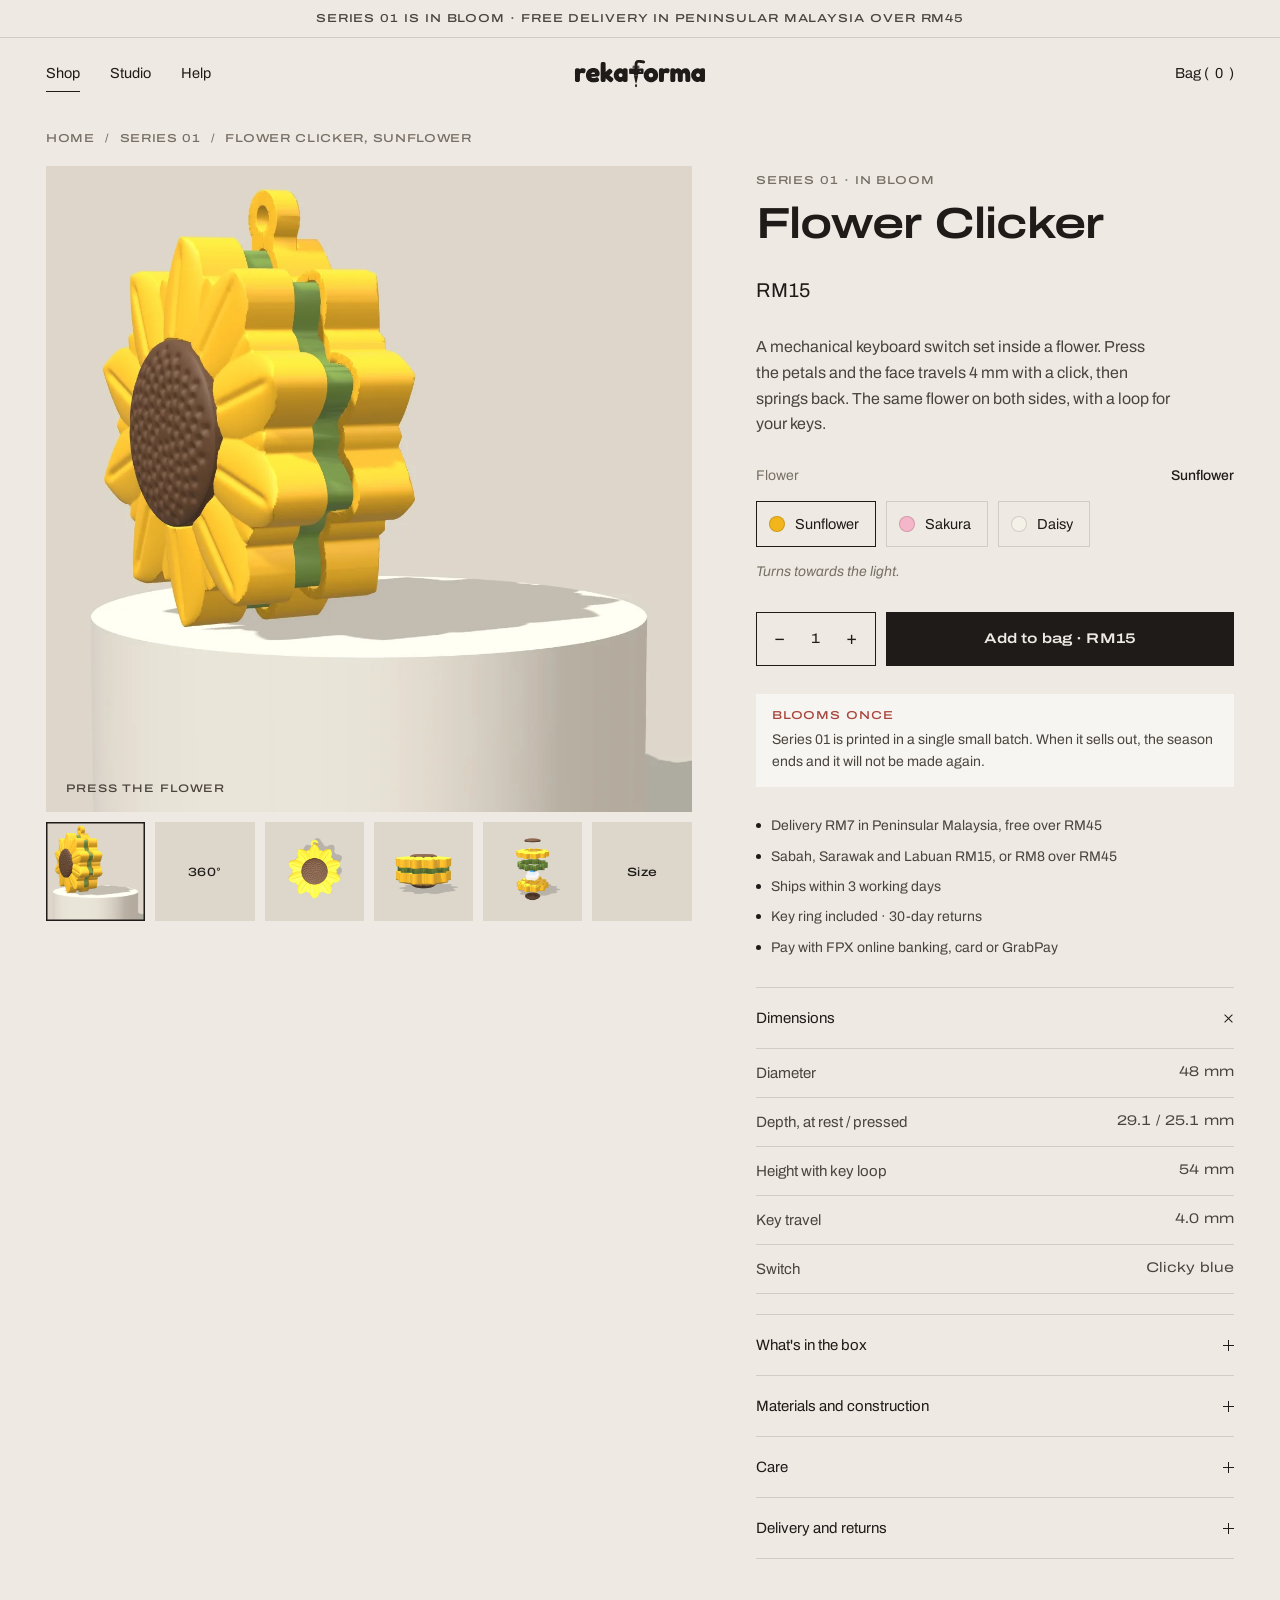
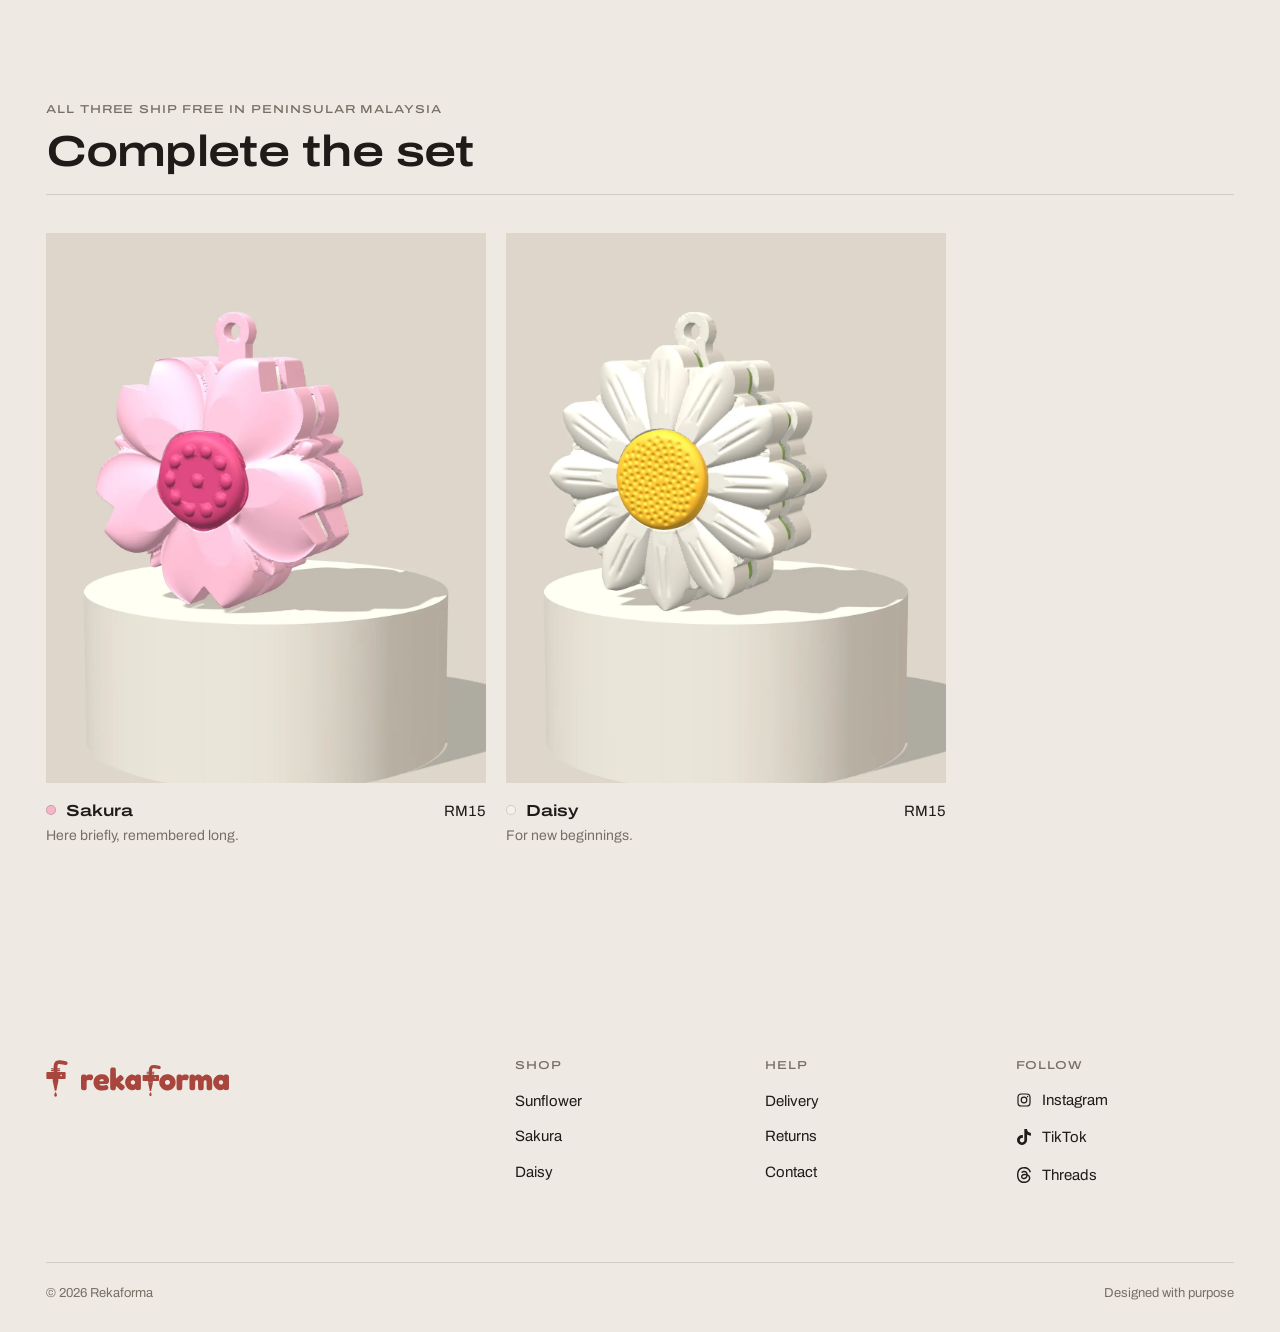
<file: product.html>
<!doctype html>
<html lang="en">
<head>
<meta charset="utf-8">
<meta name="viewport" content="width=device-width, initial-scale=1, viewport-fit=cover">
<title>Flower Clicker · Rekaforma</title>
<meta name="description" content="The Flower Clicker: a 3D printed flower with a clicky blue keyboard switch inside. Sunflower, Sakura or Daisy. RM15, key ring included.">
<meta name="theme-color" content="#eeeae3">
<link rel="preconnect" href="https://fonts.googleapis.com">
<link rel="preconnect" href="https://fonts.gstatic.com" crossorigin>
<link href="https://fonts.googleapis.com/css2?family=Archivo:wdth,wght@62..125,300..700&display=swap" rel="stylesheet">
<link rel="stylesheet" href="assets/css/site.css">
<link rel="icon" href="assets/img/favicon.svg" type="image/svg+xml">
</head>
<body>

<div class="announce">Series 01 is in bloom · Free delivery in Peninsular Malaysia over RM45</div>

<header class="header">
  <div class="wrap">
    <button class="text-btn menu-btn" type="button" aria-expanded="false">Menu</button>
    <nav class="nav" aria-label="Main">
      <a href="product.html" aria-current="page">Shop</a>
      <a href="index.html#approach">Studio</a>
      <a href="help.html">Help</a>
    </nav>
    <a class="brand" href="index.html" aria-label="Rekaforma home"><span class="logo" aria-hidden="true"></span></a>
    <div class="tools">
      <button class="text-btn" type="button" data-open-bag>Bag (<span class="bag-count">0</span>)</button>
    </div>
  </div>
</header>

<main class="wrap">
  <nav class="crumbs" aria-label="Breadcrumb"><a href="index.html">Home</a><span aria-hidden="true">/</span><a href="index.html#series-01">Series 01</a><span aria-hidden="true">/</span><span id="crumbName">Flower Clicker</span></nav>

  <div class="pdp">
    <div class="gallery">
      <div class="viewer" id="viewer">
        <img id="viewImg" src="assets/img/studio/press_sun.webp" alt="Flower Clicker, Sunflower, on a stone plinth" width="1200" height="1500" class="cover">
        <div class="scale" id="scale" hidden>
          <img id="scaleImg" src="assets/img/flower/sun_top.webp" alt="" width="1200" height="1200">
          <div class="card-outline"><span>Bank card<br>85.6 × 54 mm</span></div>
          <div class="dim" id="dimFlower"><span id="dimLabel">48 mm</span></div>
          <div class="dim" style="left:42%;width:52%"><span>85.6 mm</span></div>
          <span class="note">Drawn to scale</span>
        </div>
        <span class="loading" id="loading"></span>
        <span class="hint" id="hint" aria-hidden="true">Press the flower</span>
        <span class="counter" id="counter" hidden></span>
      </div>
      <div class="thumbs" role="group" aria-label="Views">
        <button type="button" data-v="press" aria-pressed="true" aria-label="Press view"><img class="cover" alt="" src="assets/img/studio/press_sun.webp"></button>
        <button type="button" class="t360" data-v="spin" aria-pressed="false">360°</button>
        <button type="button" data-v="top" aria-pressed="false" aria-label="Front view"><img alt="" src="assets/img/flower/sun_top.webp"></button>
        <button type="button" data-v="side" aria-pressed="false" aria-label="Side view"><img alt="" src="assets/img/flower/sun_side.webp"></button>
        <button type="button" data-v="exploded" aria-pressed="false" aria-label="Parts view"><img alt="" src="assets/img/flower/sun_exploded.webp"></button>
        <button type="button" class="t360" data-v="scale" aria-pressed="false">Size</button>
      </div>
    </div>

    <div class="buy">
      <div>
        <span class="label">Series 01 · In bloom</span>
        <h1>Flower Clicker</h1>
      </div>
      <div class="price" id="pPrice">RM15</div>
      <p class="body" style="font-size:16px">A mechanical keyboard switch set inside a flower. Press the petals and the face travels 4 mm with a click, then springs back. The same flower on both sides, with a loop for your keys.</p>

      <div class="opt">
        <div class="opt-label"><span>Flower</span><b id="optName" style="font-weight:500">Sunflower</b></div>
        <div class="variants" role="group" aria-label="Flower">
          <button type="button" data-f="sun" aria-pressed="true"><i style="background:#f2b61c"></i>Sunflower</button>
          <button type="button" data-f="sak" aria-pressed="false"><i style="background:#f4b6c8"></i>Sakura</button>
          <button type="button" data-f="dai" aria-pressed="false"><i style="background:#f4f1e8"></i>Daisy</button>
        </div>
        <p class="meaning" id="pMeaning" aria-live="polite">Turns towards the light.</p>
      </div>

      <div class="qty-row">
        <div class="qty" role="group" aria-label="Quantity">
          <button type="button" id="qMinus" aria-label="One fewer">−</button>
          <output id="qOut" aria-live="polite">1</output>
          <button type="button" id="qPlus" aria-label="One more">+</button>
        </div>
        <button class="btn" type="button" id="addBtn">Add to bag · RM15</button>
      </div>

      <p class="batch"><span class="label">Blooms once</span>Series 01 is printed in a single small batch. When it sells out, the season ends and it will not be made again.</p>

      <ul class="assure">
        <li>Delivery RM7 in Peninsular Malaysia, free over RM45</li>
        <li>Sabah, Sarawak and Labuan RM15, or RM8 over RM45</li>
        <li>Ships within 3 working days</li>
        <li>Key ring included · 30-day returns</li>
        <li>Pay with FPX online banking, card or GrabPay</li>
      </ul>

      <div class="acc">
        <details open>
          <summary>Dimensions</summary>
          <div class="content">
            <dl class="spec">
              <dt>Diameter</dt><dd id="sDia">48 mm</dd>
              <dt>Depth, at rest / pressed</dt><dd id="sThick">29.1 / 25.1 mm</dd>
              <dt>Height with key loop</dt><dd>54 mm</dd>
              <dt>Key travel</dt><dd>4.0 mm</dd>
              <dt>Switch</dt><dd>Clicky blue</dd>
            </dl>
          </div>
        </details>
        <details>
          <summary>What's in the box</summary>
          <div class="content"><p>The Flower Clicker and a key ring, ready to clip onto your keys or bag.</p></div>
        </details>
        <details>
          <summary>Materials and construction</summary>
          <div class="content">
            <p>Five parts printed in PLA, one colour each: front petals, back petals, two centres and a thin band. The centres are glued into their own pockets, so every colour edge is crisp and nothing is painted.</p>
            <p>Inside is an MX-style clicky blue switch, the loudest and most tactile kind of keyboard switch: you feel a bump and hear a sharp click on every press.</p>
          </div>
        </details>
        <details>
          <summary>Care</summary>
          <div class="content"><p>PLA softens in heat. Keep it out of a parked car in the afternoon sun. Wipe clean with a damp cloth.</p></div>
        </details>
        <details>
          <summary>Delivery and returns</summary>
          <div class="content"><p>Ships within 3 working days. RM7 in Peninsular Malaysia, free over RM45. RM15 to Sabah, Sarawak and Labuan, RM8 over RM45. Returns are accepted within 30 days. Full details are on the <a href="help.html#delivery">help page</a>.</p></div>
        </details>
      </div>
    </div>
  </div>

  <section class="section" style="padding-top:clamp(56px,8vw,112px)">
    <div class="rule-head"><div style="display:grid;gap:12px"><span class="label">All three ship free in Peninsular Malaysia</span><h2 class="h2">Complete the set</h2></div></div>
    <div class="grid-3" id="also"></div>
  </section>
</main>

<div class="sticky-buy" id="stickyBuy">
  <div><span class="label">Flower Clicker</span><br><span id="stickyName">Sunflower</span></div>
  <button class="btn" type="button" id="stickyAdd">Add · RM15</button>
</div>

<footer class="footer">
  <div class="wrap">
    <div class="top">
      <div class="sig" aria-label="Rekaforma"><span class="logo-mark" aria-hidden="true"></span><span class="logo" aria-hidden="true"></span></div>
      <div><h4>Shop</h4><ul><li><a href="#sun">Sunflower</a></li><li><a href="#sak">Sakura</a></li><li><a href="#dai">Daisy</a></li></ul></div>
      <div><h4>Help</h4><ul><li><a href="help.html#delivery">Delivery</a></li><li><a href="help.html#returns">Returns</a></li><li><a href="help.html#contact">Contact</a></li></ul></div>
      <div><h4>Follow</h4><ul><li><a class="social" href="https://www.instagram.com/rekaforma.ofc/" rel="noopener"><svg class="si" viewBox="0 0 24 24" fill="none" stroke="currentColor" stroke-width="1.8" aria-hidden="true"><rect x="3" y="3" width="18" height="18" rx="5"/><circle cx="12" cy="12" r="4.2"/><circle cx="17.4" cy="6.6" r="1.1" fill="currentColor" stroke="none"/></svg><span>Instagram</span></a></li><li><a class="social" href="https://www.tiktok.com/@rekaforma_ofc" rel="noopener"><svg class="si" viewBox="0 0 24 24" fill="currentColor" aria-hidden="true"><path d="M12.525.02c1.31-.02 2.61-.01 3.91-.02.08 1.53.63 3.09 1.75 4.17 1.12 1.11 2.7 1.62 4.24 1.79v4.03c-1.44-.05-2.89-.35-4.2-.97-.57-.26-1.1-.59-1.62-.93-.01 2.92.01 5.84-.02 8.75-.08 1.4-.54 2.79-1.35 3.94-1.31 1.92-3.58 3.17-5.91 3.21-1.43.08-2.86-.31-4.08-1.03-2.02-1.19-3.44-3.37-3.65-5.71-.02-.5-.03-1-.01-1.49.18-1.9 1.12-3.72 2.58-4.96 1.66-1.44 3.98-2.13 6.15-1.72.02 1.48-.04 2.96-.04 4.44-.99-.32-2.15-.23-3.02.37-.63.41-1.11 1.04-1.36 1.75-.21.51-.15 1.07-.14 1.61.24 1.64 1.82 3.02 3.5 2.87 1.12-.01 2.19-.66 2.77-1.61.19-.33.4-.67.41-1.06.1-1.79.06-3.57.07-5.36.01-4.03-.01-8.05.02-12.07z"/></svg><span>TikTok</span></a></li><li><a class="social" href="https://www.threads.com/@rekaforma.ofc" rel="noopener"><svg class="si" viewBox="0 0 24 24" fill="currentColor" aria-hidden="true"><path d="M12.186 24h-.007c-3.581-.024-6.334-1.205-8.184-3.509C2.35 18.44 1.5 15.586 1.472 12.01v-.017c.03-3.579.879-6.43 2.525-8.482C5.845 1.205 8.6.024 12.18 0h.014c2.746.02 5.043.725 6.826 2.098 1.677 1.29 2.858 3.13 3.509 5.467l-2.04.569c-1.104-3.96-3.898-5.984-8.304-6.015-2.91.022-5.11.936-6.54 2.717C4.307 6.504 3.616 8.914 3.589 12c.027 3.086.718 5.496 2.057 7.164 1.43 1.783 3.631 2.698 6.54 2.717 2.623-.02 4.358-.631 5.8-2.045 1.647-1.613 1.618-3.593 1.09-4.798-.31-.71-.873-1.3-1.634-1.75-.192 1.352-.622 2.446-1.284 3.272-.886 1.102-2.14 1.704-3.73 1.79-1.202.065-2.361-.218-3.259-.801-1.063-.689-1.685-1.74-1.752-2.964-.065-1.19.408-2.285 1.33-3.082.88-.76 2.119-1.207 3.583-1.291a13.853 13.853 0 0 1 3.02.142c-.126-.742-.375-1.332-.75-1.757-.513-.586-1.308-.883-2.359-.89h-.029c-.844 0-1.992.232-2.721 1.32L7.734 7.847c.98-1.454 2.568-2.256 4.478-2.256h.044c3.194.02 5.097 1.975 5.287 5.388.108.046.216.094.321.142 1.49.7 2.58 1.761 3.154 3.07.797 1.82.871 4.79-1.548 7.158-1.85 1.81-4.094 2.628-7.277 2.65Zm1.003-11.69c-.242 0-.487.007-.739.021-1.836.103-2.98.946-2.916 2.143.067 1.256 1.452 1.839 2.784 1.767 1.224-.065 2.818-.543 3.086-3.71a10.5 10.5 0 0 0-2.215-.221z"/></svg><span>Threads</span></a></li></ul></div>
    </div>
    <div class="bottom"><span>© <span data-year>2026</span> Rekaforma</span><span>Designed with purpose</span></div>
  </div>
</footer>

<script src="assets/js/site.js"></script>
<script>
(function () {
  'use strict';
  var FRAMES = 36, FL = ['sun', 'sak', 'dai'];
  var thick = { sun: '29.1 / 25.1 mm', sak: '30.0 / 26.0 mm', dai: '28.9 / 24.9 mm' };
  /* real diameter, and how much of its front image the flower fills, for the scale drawing */
  var size = { sun: [48, .6233], sak: [47, .6333], dai: [48, .6517] };
  var CARD = 0.52, CARD_MM = 85.6, FLOWER_X = 0.21;
  var HINT = { press: 'Press the flower', spin: 'Drag to turn' };

  var state = { f: 'sun', view: 'press', frame: 0, qty: 1, clicks: 0 };
  var viewer = document.getElementById('viewer'), img = document.getElementById('viewImg');
  var scale = document.getElementById('scale'), hint = document.getElementById('hint'), counter = document.getElementById('counter');
  var loading = document.getElementById('loading'), cache = {};

  function P() { return RF.CATALOG[RF.idFor(state.f)]; }
  function spinSrc(f, i) { return 'assets/img/spin/' + f + '_' + String(i).padStart(2, '0') + '.webp'; }
  function viewSrc(f, v, down) { return v === 'press' ? 'assets/img/studio/press_' + f + (down ? '_pressed' : '') + '.webp' : 'assets/img/flower/' + f + '_' + v + '.webp'; }
  function warm(urls) { urls.forEach(function (u) { var i = new Image(); i.src = u; }); }
  function preloadSpin(f) {
    if (cache[f]) return;
    cache[f] = []; var done = 0; loading.textContent = 'Loading';
    for (var i = 0; i < FRAMES; i++) {
      var im = new Image();
      im.onload = im.onerror = function () { if (++done === FRAMES && state.f === f) loading.textContent = ''; };
      im.src = spinSrc(f, i); cache[f].push(im);
    }
  }

  function paint() {
    var v = state.view;
    scale.hidden = v !== 'scale';
    img.hidden = v === 'scale';
    if (v === 'spin') img.src = spinSrc(state.f, state.frame);
    else if (v !== 'scale') img.src = viewSrc(state.f, v);
    img.classList.toggle('cover', v === 'press');
    img.alt = P().name + (v === 'press' ? ', on a stone plinth' : v === 'spin' ? ', turning' : '');
    viewer.classList.toggle('pressable', v === 'press');
    viewer.setAttribute('role', v === 'press' ? 'button' : 'img');
    viewer.tabIndex = v === 'press' ? 0 : -1;
    viewer.setAttribute('aria-label', v === 'press' ? 'Press the flower to hear the switch' : v === 'spin' ? P().name + ', drag to turn it around' : v === 'scale' ? P().name + ', ' + size[state.f][0] + ' mm across, drawn next to an 85.6 mm bank card' : P().name);
    hint.textContent = HINT[v] || '';
    hint.hidden = !HINT[v] || (v === 'spin' && viewer.classList.contains('used'));
    counter.hidden = v !== 'press' || !state.clicks;
    if (v === 'scale') paintScale();
  }
  function paintScale() {
    var s = size[state.f], realW = s[0] * CARD / CARD_MM, imgW = realW / s[1];
    var si = document.getElementById('scaleImg');
    si.src = 'assets/img/flower/' + state.f + '_top.webp';
    si.style.width = (imgW * 100) + '%';
    si.style.left = ((FLOWER_X - imgW / 2) * 100) + '%';
    var d = document.getElementById('dimFlower');
    d.style.left = ((FLOWER_X - realW / 2) * 100) + '%';
    d.style.width = (realW * 100) + '%';
    document.getElementById('dimLabel').textContent = s[0] + ' mm';
  }
  function paintButtons() {
    var total = RF.rm(P().price * state.qty);
    document.getElementById('addBtn').textContent = 'Add to bag · ' + total;
    document.getElementById('stickyAdd').textContent = 'Add · ' + total;
  }

  function setFlower(f, push) {
    if (FL.indexOf(f) < 0) return;
    state.f = f; var p = P();
    document.getElementById('optName').textContent = p.short;
    document.getElementById('pMeaning').textContent = p.meaning;
    document.getElementById('stickyName').textContent = p.short;
    document.getElementById('crumbName').textContent = p.name;
    document.getElementById('pPrice').textContent = RF.rm(p.price);
    document.getElementById('sThick').textContent = thick[f];
    document.getElementById('sDia').textContent = size[f][0] + ' mm';
    document.querySelectorAll('.variants button').forEach(function (b) { b.setAttribute('aria-pressed', b.dataset.f === f); });
    document.querySelectorAll('.thumbs button img').forEach(function (im) { im.src = viewSrc(f, im.parentNode.dataset.v); });
    document.title = p.name + ' · Rekaforma';
    if (push) { try { history.replaceState(null, '', '#' + f); } catch (e) {} }
    warm([viewSrc(f, 'press', true)]);
    if (state.view === 'spin') preloadSpin(f);
    paint(); paintButtons(); renderAlso();
  }
  function setView(v) {
    state.view = v;
    document.querySelectorAll('.thumbs button').forEach(function (x) { x.setAttribute('aria-pressed', x.dataset.v === v); });
    if (v === 'spin') preloadSpin(state.f);
    paint();
  }

  /* one pointer handler: press in press view, drag in 360 view */
  var dragging = false, pressing = false, lastX = 0, acc = 0;
  function pressDown() {
    if (pressing) return; pressing = true;
    viewer.classList.add('down'); img.src = viewSrc(state.f, 'press', true); RF.click(true);
  }
  function pressUp() {
    if (!pressing) return; pressing = false;
    viewer.classList.remove('down'); img.src = viewSrc(state.f, 'press'); RF.click(false);
    state.clicks++; counter.textContent = state.clicks + (state.clicks === 1 ? ' click' : ' clicks'); counter.hidden = false; hint.hidden = true;
  }
  viewer.addEventListener('pointerdown', function (e) {
    if (state.view === 'press') { e.preventDefault(); pressDown(); return; }
    if (state.view !== 'spin') return;
    dragging = true; lastX = e.clientX; viewer.classList.add('used'); hint.hidden = true;
    try { viewer.setPointerCapture(e.pointerId); } catch (err) {}
  });
  viewer.addEventListener('pointermove', function (e) {
    if (!dragging) return;
    acc += e.clientX - lastX; lastX = e.clientX;
    var step = viewer.clientWidth / 48;
    while (Math.abs(acc) >= step) { state.frame = (state.frame + (acc > 0 ? -1 : 1) + FRAMES) % FRAMES; acc += acc > 0 ? -step : step; }
    img.src = spinSrc(state.f, state.frame);
  });
  window.addEventListener('pointerup', function () { dragging = false; pressUp(); });
  viewer.addEventListener('pointercancel', function () { dragging = false; pressUp(); });
  viewer.addEventListener('pointerleave', function () { if (pressing) pressUp(); });
  /* keyboard: the press view is a button for screen readers and keyboards */
  viewer.addEventListener('keydown', function (e) { if (state.view === 'press' && (e.key === ' ' || e.key === 'Enter') && !e.repeat) { e.preventDefault(); pressDown(); } });
  viewer.addEventListener('keyup', function (e) { if (e.key === ' ' || e.key === 'Enter') pressUp(); });

  setInterval(function () {
    if (RF.still || viewer.classList.contains('used') || state.view !== 'spin') return;
    state.frame = (state.frame + 1) % FRAMES; img.src = spinSrc(state.f, state.frame);
  }, 140);

  document.querySelectorAll('.thumbs button').forEach(function (b) { b.addEventListener('click', function () { setView(b.dataset.v); }); });
  document.querySelectorAll('.variants button').forEach(function (b) { b.addEventListener('click', function () { setFlower(b.dataset.f, true); }); });

  var qOut = document.getElementById('qOut');
  document.getElementById('qMinus').onclick = function () { state.qty = Math.max(1, state.qty - 1); qOut.textContent = state.qty; paintButtons(); };
  document.getElementById('qPlus').onclick = function () { state.qty = Math.min(20, state.qty + 1); qOut.textContent = state.qty; paintButtons(); };
  function add() { RF.addToBag(RF.idFor(state.f), state.qty); }
  document.getElementById('addBtn').onclick = add;
  document.getElementById('stickyAdd').onclick = add;

  var sticky = document.getElementById('stickyBuy');
  if ('IntersectionObserver' in window) {
    new IntersectionObserver(function (es) { sticky.classList.toggle('on', !es[0].isIntersecting && es[0].boundingClientRect.top < 0); })
      .observe(document.getElementById('addBtn'));
  }

  function renderAlso() {
    var box = document.getElementById('also'); box.innerHTML = '';
    FL.filter(function (k) { return k !== state.f; }).forEach(function (k) {
      var id = RF.idFor(k), p = RF.CATALOG[id];
      var a = document.createElement('article'); a.className = 'card';
      a.innerHTML = '<a class="media" href="#' + k + '" tabindex="-1" aria-hidden="true"><img class="main" src="assets/img/studio/card_' + k + '.webp" alt="" loading="lazy">' +
        '<img class="alt" src="assets/img/flower/' + k + '_top.webp" alt="" loading="lazy"></a>' +
        '<div><div class="row"><h3><span class="dot" style="background:' + p.dot + '" aria-hidden="true"></span><a href="#' + k + '">' + p.short + '</a></h3><span class="price">' + RF.rm(p.price) + '</span></div><p>' + p.meaning + '</p></div>';
      box.appendChild(a);
    });
  }

  window.addEventListener('hashchange', function () { setFlower(location.hash.slice(1)); window.scrollTo({ top: 0, behavior: RF.still ? 'auto' : 'smooth' }); });
  setFlower(FL.indexOf(location.hash.slice(1)) >= 0 ? location.hash.slice(1) : 'sun');
})();
</script>
</body>
</html>
</file>
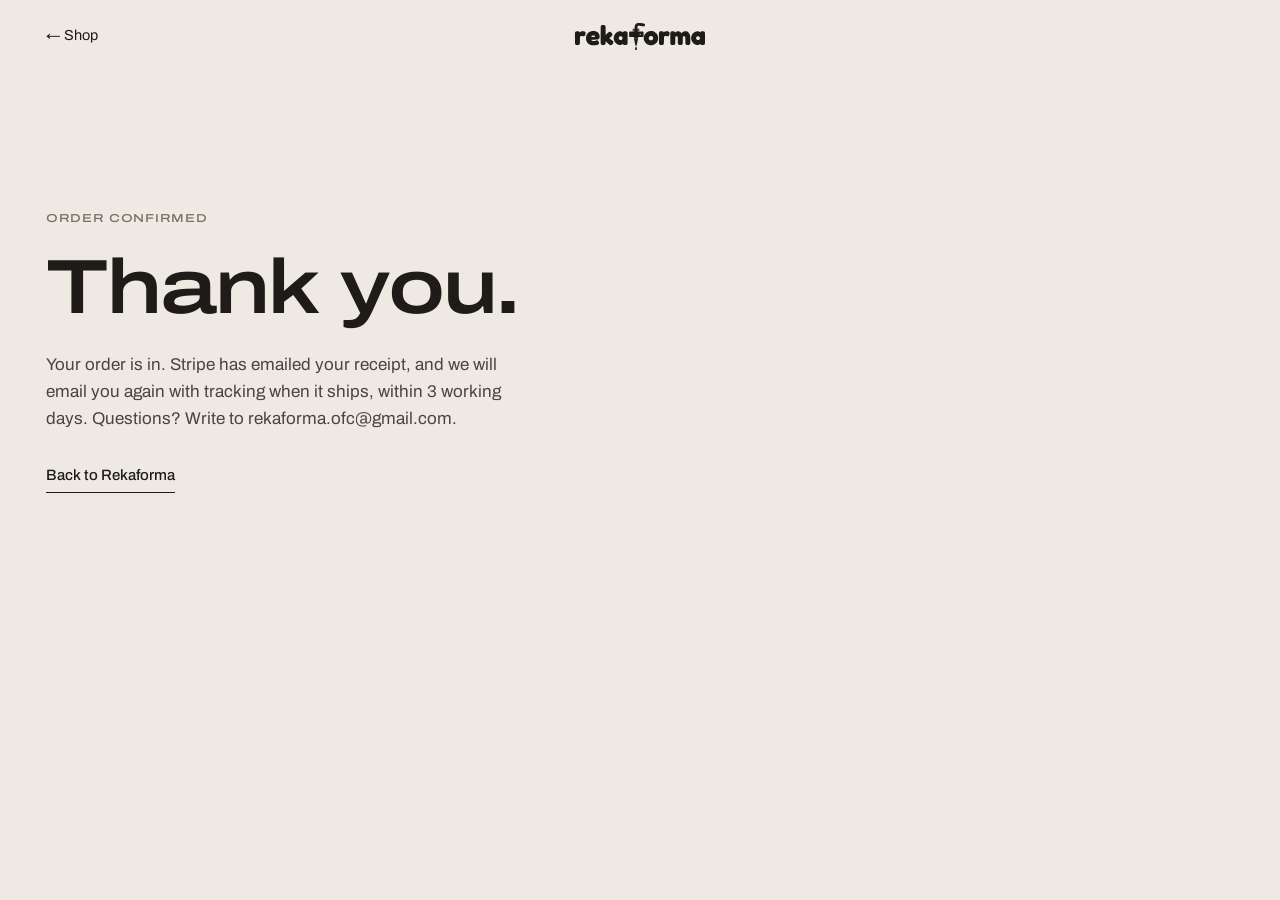
<file: thanks.html>
<!doctype html>
<html lang="en">
<head>
<meta charset="utf-8">
<meta name="viewport" content="width=device-width, initial-scale=1, viewport-fit=cover">
<title>Order placed · Rekaforma</title>
<meta name="robots" content="noindex">
<meta name="theme-color" content="#eeeae3">
<link rel="preconnect" href="https://fonts.googleapis.com">
<link rel="preconnect" href="https://fonts.gstatic.com" crossorigin>
<link href="https://fonts.googleapis.com/css2?family=Archivo:wdth,wght@62..125,300..700&display=swap" rel="stylesheet">
<link rel="stylesheet" href="assets/css/site.css">
<link rel="icon" href="assets/img/favicon.svg" type="image/svg+xml">
</head>
<body>
<header class="header">
  <div class="wrap">
    <a class="text-btn" href="product.html" style="justify-self:start;grid-column:1;grid-row:1">← Shop</a>
    <a class="brand" href="index.html" aria-label="Rekaforma home"><span class="logo" aria-hidden="true"></span></a>
    <span style="grid-column:3"></span>
  </div>
</header>
<main class="wrap thanks">
  <div class="inner">
    <span class="label">Order confirmed</span>
    <h1 class="display" style="font-size:clamp(44px,6vw,88px)">Thank you.</h1>
    <p class="body">Your order is in. Stripe has emailed your receipt, and we will email you again with tracking when it ships, within 3 working days. Questions? Write to rekaforma.ofc@gmail.com.</p>
    <a class="link" href="index.html">Back to Rekaforma</a>
  </div>
</main>
<script src="assets/js/site.js"></script>
<script>
  /* Stripe sends people here with ?session_id=… only after a successful payment */
  if (/[?&]session_id=/.test(location.search)) RF.cart.clear();
</script>
</body>
</html>
</file>
<file: assets/css/site.css>
/* Rekaforma storefront, draft 3: premium home-goods direction.
   Layout: gallery-like. Full-bleed studio imagery on a stone backdrop, generous
   whitespace, hairline rules, square edges. Type does the work; colour stays
   neutral so the objects carry it. The logo's brick red is used sparingly, as a signature. */

:root {
  --bone: #eeeae3;        /* page */
  --stone: #dcd6cb;       /* image backdrop, matches the renders exactly */
  --stone-2: #cfc8bb;     /* close-up backdrop */
  --paper: #f7f5f1;       /* panels, inputs */
  --ink: #1e1b18;
  --ink-2: #4a443d;
  --muted: #776f65;
  --line: rgba(30, 27, 24, .14);
  --brick: #a8453c;       /* brand signature, used sparingly */

  /* one family, two widths: Archivo Expanded for titles and labels, Archivo for reading */
  --sans: "Archivo", "Helvetica Neue", Arial, sans-serif;
  --mono: "Archivo", "Helvetica Neue", Arial, sans-serif;
  --wide: 125%;

  --gutter: clamp(16px, 3.6vw, 56px);
  --max: 1440px;
  --ease: cubic-bezier(.2, .7, .2, 1);
  color-scheme: light;
}

*, *::before, *::after { box-sizing: border-box; }
html { -webkit-text-size-adjust: 100%; scroll-behavior: smooth; }
body {
  margin: 0; background: var(--bone); color: var(--ink);
  font: 400 16px/1.6 var(--sans); -webkit-font-smoothing: antialiased; overflow-x: hidden;
}
img { display: block; max-width: 100%; height: auto; }
a { color: inherit; }
button, input, select, textarea { font: inherit; color: inherit; }
:focus-visible { outline: 1.5px solid var(--ink); outline-offset: 3px; }
.wrap {
  max-width: var(--max); margin: 0 auto;
  padding-left: max(var(--gutter), env(safe-area-inset-left, 0px));
  padding-right: max(var(--gutter), env(safe-area-inset-right, 0px));
}
.sr { position: absolute; width: 1px; height: 1px; overflow: hidden; clip: rect(0 0 0 0); white-space: nowrap; }

/* logo as a mask so it takes any colour */
.logo {
  display: inline-block; background: currentColor; aspect-ratio: 918 / 202;
  -webkit-mask: url(../img/logo-wordmark.svg) no-repeat center / contain; mask: url(../img/logo-wordmark.svg) no-repeat center / contain;
}
.logo-mark {
  display: inline-block; background: currentColor; aspect-ratio: 401 / 678;
  -webkit-mask: url(../img/logo-mark.svg) no-repeat center / contain; mask: url(../img/logo-mark.svg) no-repeat center / contain;
}

/* type */
.label { font: 500 11.5px/1.3 var(--mono); font-stretch: var(--wide); letter-spacing: .08em; text-transform: uppercase; color: var(--muted); }
.display { font: 600 clamp(38px, 5.4vw, 84px)/1 var(--sans); font-stretch: var(--wide); letter-spacing: -.025em; margin: 0; text-wrap: balance; }
.h2 { font: 600 clamp(28px, 3.4vw, 52px)/1.04 var(--sans); font-stretch: var(--wide); letter-spacing: -.02em; margin: 0; text-wrap: balance; }
.statement { font: 400 clamp(24px, 2.6vw, 40px)/1.22 var(--sans); letter-spacing: -.02em; margin: 0; text-wrap: pretty; }
.statement em { font-style: normal; color: var(--muted); }
.body { color: var(--ink-2); max-width: 46ch; margin: 0; font-size: 17px; }
.small { font-size: 14px; color: var(--muted); }

/* links and buttons */
.link {
  display: inline-flex; align-items: center; gap: 10px; text-decoration: none; font-weight: 500; font-size: 15px;
  padding-block: 6px; background: linear-gradient(currentColor, currentColor) 0 100% / 100% 1px no-repeat;
  transition: background-size .35s var(--ease);
}
.link:hover { background-size: 0 1px; background-position: 100% 100%; }
.link svg { width: 16px; height: 16px; transition: transform .3s var(--ease); }
.link:hover svg { transform: translateX(3px); }
.btn {
  display: inline-flex; align-items: center; justify-content: center; gap: 10px;
  min-height: 54px; padding: 0 30px; border: 1px solid var(--ink); border-radius: 0;
  background: var(--ink); color: var(--bone); font: 600 14px/1 var(--sans); font-stretch: var(--wide); letter-spacing: .01em;
  text-decoration: none; cursor: pointer; transition: background .25s, color .25s;
}
.btn:hover { background: transparent; color: var(--ink); }
.btn.ghost { background: transparent; color: var(--ink); }
.btn.ghost:hover { background: var(--ink); color: var(--bone); }
.btn.block { width: 100%; }
.btn[disabled] { opacity: .45; cursor: not-allowed; }
.btn[disabled]:hover { background: var(--ink); color: var(--bone); }

/* announcement + header */
.announce {
  border-bottom: 1px solid var(--line); font: 500 11.5px/1.3 var(--mono); font-stretch: var(--wide); letter-spacing: .08em; text-transform: uppercase;
  color: var(--ink-2); text-align: center; padding: 11px var(--gutter);
}
.header {
  position: sticky; top: env(safe-area-inset-top, 0px); z-index: 40; background: var(--bone);
  border-bottom: 1px solid transparent; transition: border-color .3s;
}
.header.scrolled { border-bottom-color: var(--line); }
.header .wrap { display: grid; grid-template-columns: 1fr auto 1fr; align-items: center; height: 72px; gap: 16px; }
.nav { display: flex; gap: 30px; }
.nav a { font-size: 14.5px; text-decoration: none; color: var(--ink); padding: 8px 0; position: relative; }
.nav a::after { content: ""; position: absolute; left: 0; right: 0; bottom: 2px; height: 1px; background: currentColor; transform: scaleX(0); transform-origin: right; transition: transform .35s var(--ease); }
.nav a:hover::after, .nav a[aria-current="page"]::after { transform: scaleX(1); transform-origin: left; }
.nav .soon { font: 500 10px/1 var(--mono); font-stretch: var(--wide); letter-spacing: .06em; color: var(--muted); margin-left: 6px; vertical-align: 1px; }
.brand { justify-self: center; color: var(--ink); display: inline-flex; padding: 8px 0; }
.brand .logo { width: 132px; }
.tools { justify-self: end; display: flex; align-items: center; gap: 24px; }
.text-btn { background: none; border: 0; padding: 10px 0; cursor: pointer; font-size: 14.5px; text-decoration: none; display: inline-flex; gap: 6px; }
.text-btn:hover { text-decoration: underline; text-underline-offset: 4px; text-decoration-thickness: 1px; }
.bag-count { font-variant-numeric: tabular-nums; }
.menu-btn { display: none; }
@media (max-width: 880px) {
  .header .wrap { height: 60px; }
  .menu-btn { display: inline-flex; justify-self: start; grid-column: 1; grid-row: 1; }
  .brand { grid-column: 2; grid-row: 1; }
  .brand .logo { width: 112px; }
  .tools { grid-column: 3; grid-row: 1; }
  .nav {
    position: fixed; inset: calc(60px + env(safe-area-inset-top, 0px)) 0 auto 0; flex-direction: column; gap: 0;
    background: var(--bone); border-bottom: 1px solid var(--line);
    padding: 8px max(var(--gutter), env(safe-area-inset-left, 0px)) 24px;
    opacity: 0; transform: translateY(-6px); pointer-events: none; transition: opacity .2s, transform .2s;
  }
  .nav.open { opacity: 1; transform: none; pointer-events: auto; }
  .nav a { font: 600 26px/1.2 var(--sans); font-stretch: var(--wide); letter-spacing: -.015em; padding: 14px 0; border-bottom: 1px solid var(--line); }
  .nav a::after { display: none; }
}

/* hero */
.hero { position: relative; background: var(--stone); }
.hero picture img { width: 100%; height: clamp(520px, 62vw, 860px); object-fit: cover; object-position: 62% 50%; }
.hero .copy {
  position: absolute; inset: 0; display: grid; align-content: end; gap: 24px;
  padding-block: 0 clamp(32px, 5vw, 72px);
}
.hero .copy > * { max-width: 13em; }
.hero .copy > .label { max-width: none; }
.hero .copy .body { max-width: 36ch; }
.hero .actions { display: flex; gap: 28px; align-items: center; flex-wrap: wrap; max-width: none; }
@media (max-width: 760px) {
  .hero picture img { height: auto; aspect-ratio: 4 / 5; }
  .hero .copy { position: static; padding-block: 28px 8px; background: var(--bone); }
}

/* sections */
.section { padding-block: clamp(80px, 11vw, 160px); }
.rule-head { display: flex; justify-content: space-between; align-items: end; gap: 16px 24px; flex-wrap: wrap; padding-bottom: 20px; border-bottom: 1px solid var(--line); margin-bottom: clamp(28px, 3vw, 44px); }
.intro { display: grid; grid-template-columns: minmax(160px, 1fr) 3fr; gap: 32px; }
@media (max-width: 760px) { .intro { grid-template-columns: 1fr; gap: 16px; } }

/* product grid */
.grid-3 { display: grid; grid-template-columns: repeat(3, 1fr); gap: clamp(12px, 1.6vw, 24px); }
.card { position: relative; display: grid; gap: 16px; align-content: start; }
.card .media { display: block; position: relative; aspect-ratio: 4 / 5; overflow: hidden; background: var(--stone); }
.card .media img { position: absolute; inset: 0; width: 100%; height: 100%; object-fit: cover; transition: opacity .6s var(--ease), transform 1.2s var(--ease); }
.card .media img.alt { object-fit: contain; padding: 14%; opacity: 0; }
.card:hover .media img.main { transform: scale(1.03); opacity: 0; }
.card:hover .media img.alt { opacity: 1; }
.card .row { display: flex; justify-content: space-between; align-items: baseline; gap: 12px; }
.card h3 { margin: 0; font: 600 16px/1.3 var(--sans); font-stretch: var(--wide); letter-spacing: -.005em; }
.card h3 a { text-decoration: none; }
.card h3 a::after { content: ""; position: absolute; inset: 0; }
.card .price { font-size: 15px; font-variant-numeric: tabular-nums; }
.card p { margin: 2px 0 0; color: var(--muted); font-size: 14px; }
@media (max-width: 880px) {
  .grid-3 { grid-template-columns: none; grid-auto-flow: column; grid-auto-columns: 76%; overflow-x: auto; scroll-snap-type: x mandatory;
    margin-inline: calc(var(--gutter) * -1); padding-inline: var(--gutter); padding-bottom: 6px; scrollbar-width: none; }
  .grid-3 > * { scroll-snap-align: start; }
}

/* feature split */
.split { display: grid; grid-template-columns: 1.1fr 1fr; gap: clamp(28px, 6vw, 112px); align-items: center; }
.split figure { margin: 0; background: var(--stone-2); aspect-ratio: 1; position: relative; overflow: hidden; }
.split figure img { width: 100%; height: 100%; object-fit: cover; transition: opacity .9s var(--ease); }
.split figure img + img { position: absolute; inset: 0; opacity: 0; }
.split figure.alt img + img { opacity: 1; }
.split .copy { display: grid; gap: 26px; align-content: center; }
.spec { display: grid; grid-template-columns: 1fr auto; margin: 0; border-top: 1px solid var(--line); }
.spec dt, .spec dd { margin: 0; padding: 12px 0; border-bottom: 1px solid var(--line); }
.spec dt { font-size: 15px; color: var(--ink-2); }
.spec dd { font: 400 14px/1.6 var(--mono); font-stretch: var(--wide); text-align: right; font-variant-numeric: tabular-nums; }
@media (max-width: 880px) { .split { grid-template-columns: 1fr; } }

/* full-bleed plate */
.plate { background: var(--stone); }
.plate img { width: 100%; aspect-ratio: 16 / 9; object-fit: cover; }
.caption { display: flex; justify-content: space-between; gap: 16px; flex-wrap: wrap; padding-block: 16px 0; }
@media (max-width: 640px) { .plate img { aspect-ratio: 4 / 3; } }

/* principles */
.cols { display: grid; grid-template-columns: repeat(3, 1fr); gap: clamp(24px, 3vw, 48px); }
.cols > div { border-top: 1px solid var(--ink); padding-top: 22px; display: grid; gap: 12px; align-content: start; }
.cols h3 { margin: 0; font: 600 19px/1.25 var(--sans); font-stretch: var(--wide); letter-spacing: -.01em; }
.cols p { margin: 0; color: var(--ink-2); font-size: 16px; max-width: 38ch; }
@media (max-width: 800px) { .cols { grid-template-columns: 1fr; } }

/* dark band: newsletter */
.dark { background: var(--ink); color: var(--bone); }
.dark .label { color: rgba(238, 234, 227, .62); }
.dark .body { color: rgba(238, 234, 227, .78); }
.news { display: grid; grid-template-columns: 1fr 1fr; gap: clamp(28px, 6vw, 96px); align-items: end; }
.form { display: flex; border-bottom: 1px solid rgba(238, 234, 227, .5); }
.form input { flex: 1; min-width: 0; min-height: 56px; background: transparent; border: 0; color: var(--bone); font: 400 20px var(--sans); padding: 0; }
.form input::placeholder { color: rgba(238, 234, 227, .45); }
.form input:focus { outline: none; }
.form:focus-within { border-bottom-color: var(--bone); }
.form button { background: none; border: 0; color: var(--bone); cursor: pointer; font: 500 15px var(--sans); padding: 0 0 0 16px; min-height: 44px; }
.form-note { font-size: 14px; min-height: 1.5em; margin: 12px 0 0; color: rgba(238, 234, 227, .75); }
@media (max-width: 800px) { .news { grid-template-columns: 1fr; } }

/* footer */
.footer { padding-block: 72px 28px; }
.footer .top { display: grid; grid-template-columns: 2fr repeat(3, 1fr); gap: 32px; }
.footer h4 { margin: 0 0 16px; font: 500 11.5px/1 var(--mono); font-stretch: var(--wide); letter-spacing: .08em; text-transform: uppercase; color: var(--muted); }
.footer ul { list-style: none; margin: 0; padding: 0; display: grid; gap: 10px; }
.footer a { text-decoration: none; font-size: 15px; }
.footer a:hover { text-decoration: underline; text-underline-offset: 4px; }
.footer .sig { align-self: start; display: flex; align-items: flex-end; gap: 12px; color: var(--brick); }
.footer .sig .logo-mark { width: 22px; }
.footer .sig .logo { width: 150px; }
.footer .bottom { display: flex; justify-content: space-between; gap: 16px; flex-wrap: wrap; margin-top: 72px; padding-top: 20px; border-top: 1px solid var(--line); font-size: 13px; color: var(--muted); }
@media (max-width: 760px) { .footer .top { grid-template-columns: 1fr 1fr; } .footer .top > :first-child { grid-column: 1 / -1; } }

/* bag drawer */
.scrim { position: fixed; inset: 0; z-index: 70; background: rgba(30, 27, 24, .32); opacity: 0; pointer-events: none; transition: opacity .3s; }
.scrim.on { opacity: 1; pointer-events: auto; }
.drawer {
  position: fixed; top: 0; right: 0; bottom: 0; z-index: 71; width: min(460px, 100vw); background: var(--bone);
  display: grid; grid-template-rows: auto 1fr auto; transform: translateX(100%); transition: transform .45s var(--ease);
  padding-top: env(safe-area-inset-top, 0px); padding-bottom: env(safe-area-inset-bottom, 0px); padding-right: env(safe-area-inset-right, 0px);
}
.drawer.on { transform: none; }
.drawer-head { display: flex; justify-content: space-between; align-items: center; padding: 0 24px; height: 72px; border-bottom: 1px solid var(--line); }
.drawer-head h2 { margin: 0; font: 600 18px/1 var(--sans); font-stretch: var(--wide); }
.drawer-body { overflow-y: auto; padding: 0 24px; display: grid; align-content: start; }
.drawer-foot { border-top: 1px solid var(--line); padding: 20px 24px 24px; display: grid; gap: 14px; }
.line { display: grid; grid-template-columns: 84px 1fr auto; gap: 16px; align-items: start; padding: 20px 0; border-bottom: 1px solid var(--line); }
.line img { width: 84px; height: 105px; object-fit: contain; background: var(--stone); padding: 8px; }
.line h3 { margin: 0; font: 600 14.5px/1.3 var(--sans); font-stretch: var(--wide); }
.line .unit { font-size: 13px; color: var(--muted); margin-top: 2px; }
.line .end { display: grid; justify-items: end; gap: 10px; }
.line .amt { font-size: 15px; font-variant-numeric: tabular-nums; }
.stepper { display: inline-flex; align-items: center; border: 1px solid var(--line); }
.stepper button { width: 36px; height: 36px; border: 0; background: transparent; cursor: pointer; font-size: 16px; }
.stepper button:hover { background: var(--paper); }
.stepper output { min-width: 24px; text-align: center; font: 400 13px var(--mono); font-stretch: var(--wide); }
.empty { padding: 64px 0; display: grid; gap: 18px; justify-items: start; color: var(--ink-2); }
.totals { display: grid; grid-template-columns: 1fr auto; gap: 8px; margin: 0; font-size: 15px; }
.totals dt, .totals dd { margin: 0; }
.totals dd { text-align: right; font-variant-numeric: tabular-nums; }
.totals .grand { font-size: 18px; font-weight: 500; padding-top: 10px; border-top: 1px solid var(--line); }
.pays { display: flex; gap: 14px; flex-wrap: wrap; justify-content: center; font: 500 10.5px/1 var(--mono); font-stretch: var(--wide); letter-spacing: .08em; color: var(--muted); }
.icon-btn { width: 44px; height: 44px; display: inline-grid; place-items: center; background: none; border: 0; cursor: pointer; }
.icon-btn svg { width: 20px; height: 20px; }

.toast {
  position: fixed; left: 50%; bottom: calc(24px + env(safe-area-inset-bottom, 0px)); z-index: 80; transform: translate(-50%, 16px); opacity: 0;
  background: var(--ink); color: var(--bone); padding: 14px 20px; font-size: 14px; transition: opacity .25s, transform .25s; pointer-events: none; max-width: calc(100vw - 32px);
}
.toast.on { opacity: 1; transform: translate(-50%, 0); }

/* ---------- product page ---------- */
.crumbs { font: 500 11.5px/1 var(--mono); font-stretch: var(--wide); letter-spacing: .06em; text-transform: uppercase; color: var(--muted); padding-block: 22px; display: flex; gap: 10px; flex-wrap: wrap; }
.crumbs a { text-decoration: none; }
.crumbs a:hover { color: var(--ink); }
.pdp { display: grid; grid-template-columns: minmax(0, 1.35fr) minmax(0, 1fr); gap: clamp(28px, 5vw, 96px); align-items: start; padding-bottom: 40px; }
.gallery { display: grid; gap: 10px; }
.viewer { position: relative; aspect-ratio: 1; background: var(--stone); overflow: hidden; touch-action: pan-y; cursor: grab; user-select: none; -webkit-user-select: none; }
.viewer:active { cursor: grabbing; }
.viewer img { position: absolute; inset: 6%; width: 88%; height: 88%; object-fit: contain; pointer-events: none; }
.viewer img.cover { inset: 0; width: 100%; height: 100%; object-fit: cover; }
.viewer .hint { position: absolute; left: 20px; bottom: 18px; font: 500 11px/1 var(--mono); font-stretch: var(--wide); letter-spacing: .08em; text-transform: uppercase; color: var(--ink-2); display: flex; gap: 8px; align-items: center; transition: opacity .4s; }
.viewer .hint svg { width: 16px; height: 16px; }
.viewer.used .hint, .viewer.still .hint { opacity: 0; }
.viewer .loading { position: absolute; top: 18px; right: 20px; font: 500 11px/1 var(--mono); font-stretch: var(--wide); letter-spacing: .06em; text-transform: uppercase; color: var(--muted); }
.thumbs { display: grid; grid-template-columns: repeat(6, 1fr); gap: 10px; }
.thumbs button { aspect-ratio: 1; border: 0; background: var(--stone); padding: 0; cursor: pointer; position: relative; }
.thumbs button::after { content: ""; position: absolute; inset: 0; box-shadow: inset 0 0 0 1px transparent; transition: box-shadow .2s; }
.thumbs button[aria-pressed="true"]::after { box-shadow: inset 0 0 0 1.5px var(--ink); }
.thumbs img { width: 100%; height: 100%; object-fit: contain; padding: 8%; }
.thumbs img.cover { object-fit: cover; padding: 0; }
.thumbs .t360 { font: 500 12px/1 var(--mono); font-stretch: var(--wide); letter-spacing: .04em; }

.buy { display: grid; gap: 28px; position: sticky; top: calc(96px + env(safe-area-inset-top, 0px)); }
.buy h1 { font: 600 clamp(32px, 3.4vw, 50px)/1.02 var(--sans); font-stretch: var(--wide); letter-spacing: -.02em; margin: 10px 0 0; }
.buy .price { font-size: 20px; font-variant-numeric: tabular-nums; }
.opt { display: grid; gap: 14px; }
.opt-label { display: flex; justify-content: space-between; font-size: 14px; }
.opt-label span { color: var(--muted); }
.variants { display: flex; gap: 10px; flex-wrap: wrap; }
.variants button { display: inline-flex; align-items: center; gap: 10px; min-height: 46px; padding: 0 16px 0 12px; cursor: pointer; border: 1px solid var(--line); background: transparent; font-size: 14.5px; }
.variants button i { width: 16px; height: 16px; border-radius: 50%; box-shadow: inset 0 0 0 1px rgba(0,0,0,.15); }
.variants button[aria-pressed="true"] { border-color: var(--ink); }
.qty-row { display: grid; grid-template-columns: auto 1fr; gap: 10px; }
.qty { display: inline-flex; align-items: center; border: 1px solid var(--ink); }
.qty button { width: 46px; height: 52px; border: 0; background: transparent; cursor: pointer; font-size: 18px; }
.qty output { min-width: 26px; text-align: center; font: 400 14px var(--mono); font-stretch: var(--wide); }
.hear { display: flex; align-items: center; gap: 16px; padding: 16px 18px; background: var(--paper); }
.hear p { margin: 0; font-size: 14px; color: var(--ink-2); flex: 1; }
.hear button {
  flex: none; width: 56px; height: 56px; border-radius: 50%; border: 1px solid var(--ink); background: var(--bone); cursor: pointer;
  box-shadow: 0 4px 0 var(--ink); transition: transform .06s, box-shadow .06s; touch-action: manipulation; user-select: none; -webkit-user-select: none;
  font: 500 10px/1 var(--mono); font-stretch: var(--wide); letter-spacing: .06em;
}
.hear button.down { transform: translateY(4px); box-shadow: 0 0 0 var(--ink); }
.acc { border-top: 1px solid var(--line); }
.acc details { border-bottom: 1px solid var(--line); }
.acc summary { list-style: none; cursor: pointer; padding: 18px 0; display: flex; justify-content: space-between; align-items: center; font-size: 15px; }
.acc summary::-webkit-details-marker { display: none; }
.acc summary::after { content: ""; width: 11px; height: 11px; background: linear-gradient(var(--ink), var(--ink)) center / 100% 1px no-repeat, linear-gradient(var(--ink), var(--ink)) center / 1px 100% no-repeat; transition: transform .3s var(--ease); }
.acc details[open] summary::after { transform: rotate(45deg); }
.acc .content { padding-bottom: 20px; color: var(--ink-2); font-size: 15px; }
.acc .content p { margin: 0 0 10px; max-width: 52ch; }
@media (min-width: 881px) { #also { grid-template-columns: repeat(2, 1fr); max-width: 900px; } }
@media (max-width: 920px) { .pdp { grid-template-columns: 1fr; } .buy { position: static; } }
.sticky-buy {
  position: fixed; left: 0; right: 0; bottom: 0; z-index: 30; background: var(--bone); border-top: 1px solid var(--line);
  padding: 10px max(var(--gutter), env(safe-area-inset-right, 0px)) calc(10px + env(safe-area-inset-bottom, 0px)) max(var(--gutter), env(safe-area-inset-left, 0px));
  display: none; align-items: center; justify-content: space-between; gap: 12px; transform: translateY(110%); transition: transform .35s var(--ease);
}
.sticky-buy.on { transform: none; }
@media (max-width: 920px) { .sticky-buy { display: flex; } }

/* ---------- checkout ---------- */
.checkout { display: grid; grid-template-columns: minmax(0, 1.3fr) minmax(0, 1fr); gap: clamp(28px, 5vw, 96px); align-items: start; padding-block: 40px 96px; }
.checkout h1 { font: 600 clamp(32px, 3.6vw, 50px)/1 var(--sans); font-stretch: var(--wide); letter-spacing: -.02em; margin: 0 0 32px; }
.panel { display: grid; gap: 20px; padding-bottom: 36px; }
.panel + .panel { padding-top: 32px; border-top: 1px solid var(--line); }
.panel h2 { margin: 0; font: 500 11.5px/1 var(--mono); font-stretch: var(--wide); letter-spacing: .08em; text-transform: uppercase; color: var(--muted); }
.fields { display: grid; grid-template-columns: 1fr 1fr; gap: 16px; }
.fields .full { grid-column: 1 / -1; }
.f { display: grid; gap: 6px; }
.f label { font-size: 14px; color: var(--ink-2); }
.f input, .f select, .f textarea { min-height: 52px; border: 1px solid var(--line); border-radius: 0; background: var(--paper); padding: 0 14px; font-size: 16px; width: 100%; }
.f input:focus, .f select:focus, .f textarea:focus { outline: none; border-color: var(--ink); }
.f textarea { padding: 12px 14px; min-height: 84px; resize: vertical; }
.f [aria-invalid="true"] { border-color: var(--brick); }
.f .err { font-size: 13px; color: var(--brick); }
.summary { position: sticky; top: calc(96px + env(safe-area-inset-top, 0px)); background: var(--paper); padding: clamp(20px, 2.4vw, 32px); display: grid; gap: 18px; }
.summary h2 { margin: 0; font: 500 11.5px/1 var(--mono); font-stretch: var(--wide); letter-spacing: .08em; text-transform: uppercase; color: var(--muted); }
.notice { border-left: 2px solid var(--brick); padding: 10px 14px; font-size: 14px; color: var(--ink-2); background: var(--bone); }
@media (max-width: 920px) { .checkout { grid-template-columns: 1fr; } .summary { position: static; order: -1; } .fields { grid-template-columns: 1fr; } }

.thanks { min-height: 62vh; display: grid; align-content: center; padding-block: 80px; }
.thanks .inner { display: grid; gap: 24px; max-width: 640px; justify-items: start; }

@media (prefers-reduced-motion: reduce) {
  *, *::before, *::after { transition: none !important; animation: none !important; scroll-behavior: auto !important; }
}

/* ---------- draft 5 additions ---------- */
/* free delivery progress in the bag */
.progress { display: grid; gap: 10px; }
.progress p { margin: 0; font-size: 14px; color: var(--ink-2); }
.progress b { color: var(--ink); font-weight: 600; }
.progress .bar { height: 2px; background: var(--line); position: relative; overflow: hidden; }
.progress .bar i { position: absolute; inset: 0 auto 0 0; background: var(--ink); transition: width .5s var(--ease); }
.upsell { display: grid; gap: 12px; padding: 24px 0 8px; }
.up { display: grid; grid-template-columns: 56px 1fr auto; gap: 14px; align-items: center; text-align: left; background: transparent; border: 1px solid var(--line); padding: 8px 14px 8px 8px; cursor: pointer; font-size: 14px; line-height: 1.3; }
.up:hover { border-color: var(--ink); }
.up img { width: 56px; height: 56px; object-fit: contain; background: var(--stone); padding: 4px; }
.up small { color: var(--muted); font-size: 13px; }
.up b { font-weight: 400; font-size: 20px; }

/* reassurance line under the buy button */
.assure { list-style: none; margin: 0; padding: 0; display: grid; gap: 8px; font-size: 14px; color: var(--ink-2); }
.assure li { display: flex; gap: 10px; align-items: baseline; }
.assure li::before { content: ""; flex: none; width: 5px; height: 5px; border-radius: 50%; background: var(--ink); transform: translateY(-2px); }
.assure a { color: inherit; text-underline-offset: 3px; }

/* product grid: colour dot beside the name */
.card .dot { display: inline-block; width: 10px; height: 10px; border-radius: 50%; margin-right: 10px; box-shadow: inset 0 0 0 1px rgba(0,0,0,.15); vertical-align: 1px; }

/* how it works figure: transparent render on stone */
.split figure.contain img { object-fit: contain; padding: 6%; }

/* press-to-click view */
.viewer.pressable { cursor: pointer; }
.viewer.pressable img { transition: transform .08s ease-out; }
.viewer.pressable.down img { transform: scale(.985); }
.viewer .counter { position: absolute; right: 20px; bottom: 18px; font: 500 11px/1 var(--mono); font-stretch: var(--wide); letter-spacing: .08em; text-transform: uppercase; color: var(--ink-2); font-variant-numeric: tabular-nums; }
.viewer .counter[hidden] { display: none; }

/* scale view: drawn to proportion against a bank card */
.scale { position: absolute; inset: 0; background: var(--stone); }
.scale[hidden] { display: none; }
.scale img { position: absolute; top: 50%; transform: translateY(-50%); height: auto; pointer-events: none; }
.scale .card-outline { position: absolute; left: 42%; width: 52%; aspect-ratio: 85.6 / 54; top: 50%; transform: translateY(-50%); border: 1.5px solid var(--ink-2); border-radius: 3.7% / 5.9%; }
.scale .card-outline span { position: absolute; left: 7%; top: 12%; font: 500 11px/1.3 var(--mono); font-stretch: var(--wide); letter-spacing: .06em; text-transform: uppercase; color: var(--muted); }
.scale .dim { position: absolute; top: 74%; height: 10px; border: 1px solid var(--ink-2); border-top: 0; }
.scale .dim span { position: absolute; left: 50%; top: 16px; transform: translateX(-50%); white-space: nowrap; font: 500 11px/1 var(--mono); font-stretch: var(--wide); letter-spacing: .06em; text-transform: uppercase; color: var(--ink-2); }
.scale .note { position: absolute; left: 20px; bottom: 18px; font-size: 13px; color: var(--muted); }

.thumbs { grid-template-columns: repeat(6, 1fr); }

/* help page */
.help { display: grid; grid-template-columns: 220px 1fr; gap: clamp(28px, 6vw, 96px); padding-block: 48px 120px; align-items: start; }
.help nav { position: sticky; top: calc(96px + env(safe-area-inset-top, 0px)); display: grid; gap: 10px; }
.help nav a { text-decoration: none; font-size: 15px; }
.help nav a:hover { text-decoration: underline; text-underline-offset: 4px; }
.help section { display: grid; gap: 18px; padding-bottom: 56px; margin-bottom: 56px; border-bottom: 1px solid var(--line); max-width: 680px; scroll-margin-top: 110px; }
.help section:last-child { border-bottom: 0; }
.help p { margin: 0; color: var(--ink-2); }
.help table { width: 100%; border-collapse: collapse; font-size: 15px; }
.help th, .help td { text-align: left; padding: 12px 0; border-bottom: 1px solid var(--line); font-weight: 400; }
.help th { color: var(--muted); font: 500 11.5px/1 var(--mono); font-stretch: var(--wide); letter-spacing: .08em; text-transform: uppercase; }
.help td:last-child, .help th:last-child { text-align: right; font-variant-numeric: tabular-nums; }
@media (max-width: 760px) { .help { grid-template-columns: 1fr; } .help nav { position: static; display: flex; flex-wrap: wrap; gap: 8px 20px; } }
.help .h3s { margin: 8px 0 -8px; font: 600 16px/1.3 var(--sans); font-stretch: var(--wide); }
.help td:nth-child(2), .help th:nth-child(2) { text-align: right; font-variant-numeric: tabular-nums; }
.help a { text-underline-offset: 3px; }
/* studio photos (placeholders until real photos arrive) */
.photos { display: grid; grid-template-columns: 1fr 1.35fr; gap: clamp(12px, 1.6vw, 24px); margin-bottom: clamp(48px, 6vw, 88px); }
.photos figure { margin: 0; display: grid; gap: 12px; }
.photos img, .photo-slot { width: 100%; aspect-ratio: 4 / 5; object-fit: cover; background: var(--stone); }
.photos figure + figure img, .photos figure + figure .photo-slot { aspect-ratio: auto; height: 100%; min-height: 100%; }
.photos figure + figure { grid-template-rows: 1fr auto; }
.photo-slot { display: grid; place-content: center; justify-items: center; gap: 10px; text-align: center; border: 1px dashed rgba(30, 27, 24, .3); color: var(--ink-2); font-size: 15px; }
@media (max-width: 760px) { .photos { grid-template-columns: 1fr; } .photos figure + figure .photo-slot, .photos figure + figure img { aspect-ratio: 4 / 3; height: auto; } }
/* social links with their icons */
.social { display: inline-flex; align-items: center; gap: 10px; }
.social .si { width: 16px; height: 16px; flex: none; }
.socials { display: flex; flex-wrap: wrap; gap: 12px; }
.socials .social { border: 1px solid var(--line); padding: 10px 16px; min-height: 44px; text-decoration: none; font-size: 15px; transition: border-color .2s; }
.socials .social:hover { border-color: var(--ink); }
/* how-it-works figure: fade one flower out fully before the next fades in, so they never overlap */
#detailFig img { transition: opacity .45s var(--ease); }
#detailFig img:first-child { transition-delay: .45s; }
#detailFig img + img { transition-delay: 0s; }
#detailFig.alt img:first-child { opacity: 0; transition-delay: 0s; }
#detailFig.alt img + img { opacity: 1; transition-delay: .45s; }
.split figure.wide-fig { aspect-ratio: 3 / 2; background: var(--stone); }
.batch { margin: 0; padding: 14px 16px; background: var(--paper); font-size: 14px; color: var(--ink-2); display: grid; gap: 6px; }
.batch .label { color: var(--brick); }

/* ---------- lore: why flowers, studio notes ---------- */
.essay-wrap { padding-block: 0 clamp(80px, 11vw, 160px); }
.essay { display: grid; grid-template-columns: minmax(0, 1fr) minmax(0, 1.25fr); gap: clamp(28px, 6vw, 112px); align-items: start; border-top: 1px solid var(--line); padding-top: clamp(40px, 5vw, 72px); }
.essay-head { display: grid; gap: 18px; position: sticky; top: calc(110px + env(safe-area-inset-top, 0px)); }
.essay-body { display: grid; gap: 1.1em; max-width: 60ch; }
.essay-body p { margin: 0; font-size: clamp(17px, 1.35vw, 19px); line-height: 1.7; color: var(--ink-2); }
.essay-body .essay-end { color: var(--ink); font-weight: 600; font-stretch: var(--wide); font-size: clamp(17px, 1.4vw, 20px); line-height: 1.45; padding-top: 10px; }
@media (max-width: 880px) { .essay { grid-template-columns: 1fr; } .essay-head { position: static; } }

.notes { display: grid; grid-template-columns: repeat(4, 1fr); gap: 0; margin-top: clamp(56px, 7vw, 104px); border-top: 1px solid var(--ink); }
.notes-title { grid-column: 1 / -1; padding: 16px 0 6px; }
.notes > div { padding: 18px 24px 4px 0; display: grid; gap: 8px; align-content: start; }
.notes > div + div { border-left: 1px solid var(--line); padding-left: 24px; }
.notes b { font: 600 clamp(32px, 3.6vw, 52px)/1 var(--sans); font-stretch: var(--wide); letter-spacing: -.02em; font-variant-numeric: tabular-nums; }
.notes p { margin: 0; font-size: 14.5px; color: var(--ink-2); max-width: 24ch; }
@media (max-width: 760px) {
  .notes { grid-template-columns: 1fr 1fr; }
  .notes > div:nth-child(4) { border-left: 0; padding-left: 0; }
  .notes > div:nth-child(n+4) { border-top: 1px solid var(--line); margin-top: 14px; padding-top: 18px; }
}
.meaning { margin: 0; font-size: 14px; color: var(--muted); font-style: italic; }
</file>
